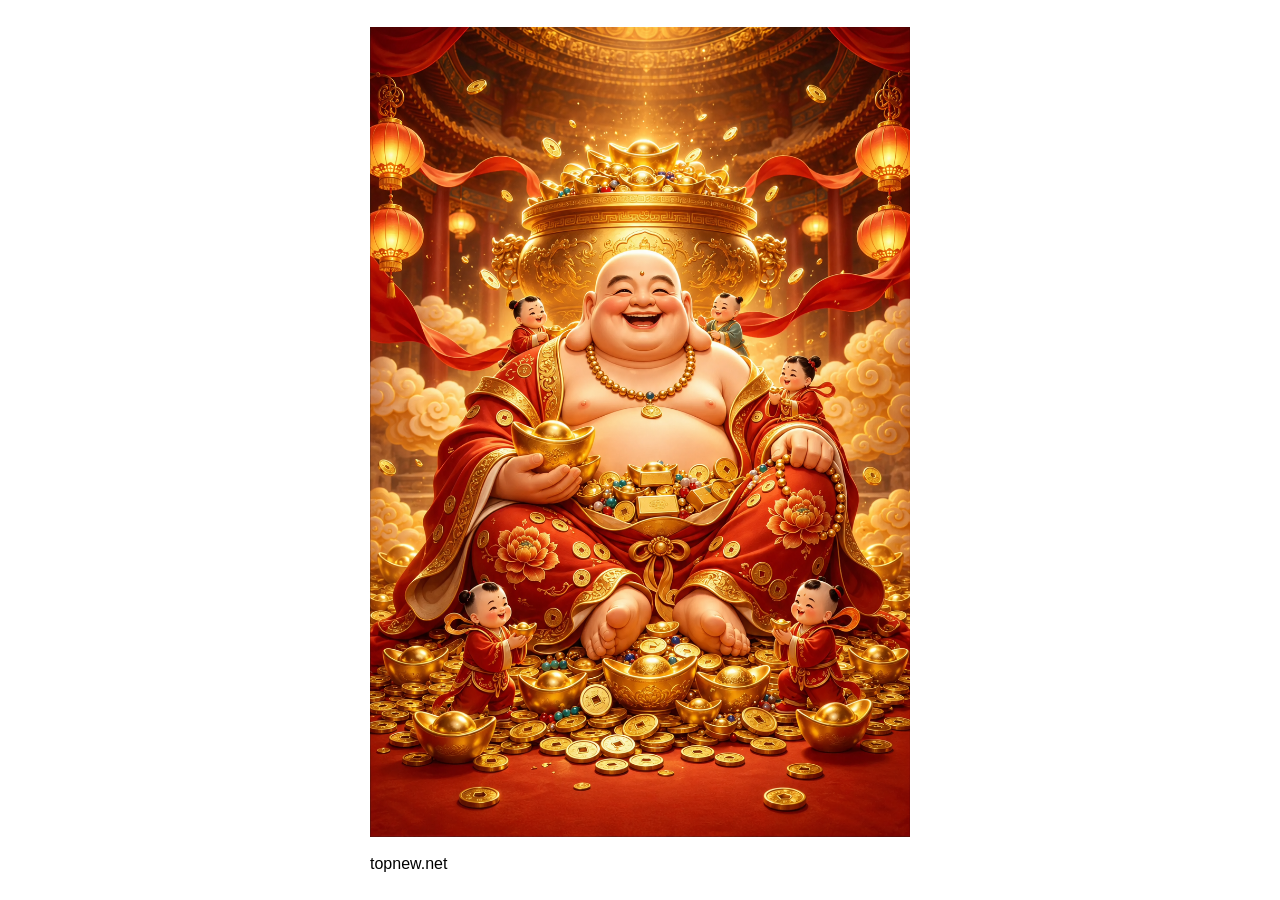
<file: index.html>
<!DOCTYPE html>
<html lang="en">
<head>
<meta charset="UTF-8">
<meta name="viewport" content="width=device-width, initial-scale=1.0">
<title>Topnew</title>
<style>
body{margin:0;height:100vh;display:flex;justify-content:center;align-items:center;font-family:Arial,sans-serif}
</style>
</head>
<body>
<div>
  <img src="/img/mlps.png" style="display:block;margin:0 auto;max-width:100%;width:auto;height:90vh">
  <br>topnew.net
</div>
</body>
</html>
</file>
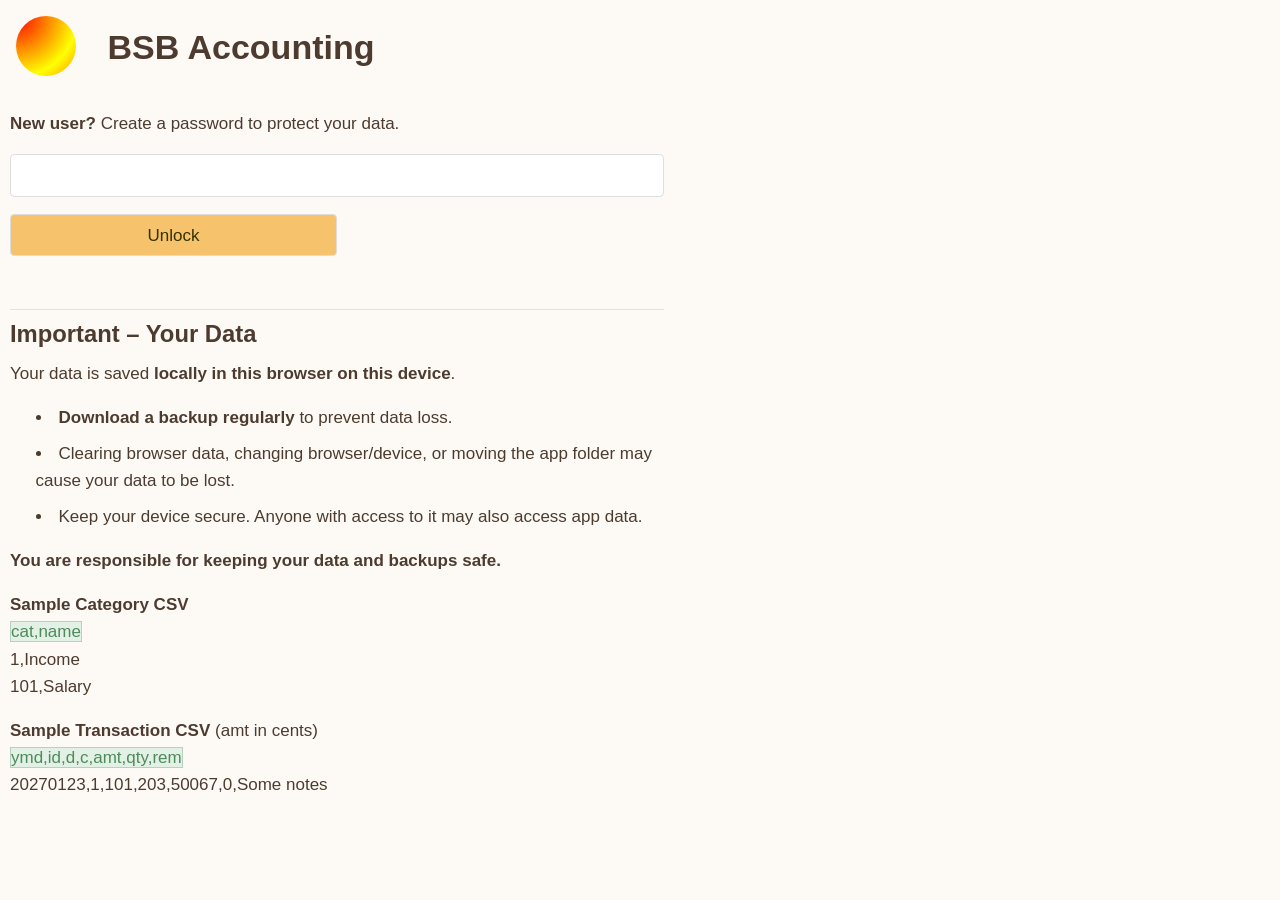
<file: bsb2027/index.html>
<!DOCTYPE html>
<html lang="en">
<head>
<meta charset="utf-8">
<meta name="viewport" content="width=device-width, initial-scale=1">
<title>BSB 2027</title>
<meta name="description" content="BSB 2026 JS">
<link rel="icon" href="app.png">
<link rel="apple-touch-icon" href="app.png">
<link rel="stylesheet" href="slimselect.min.css">
<link rel="stylesheet" href="app.css">
</head><body>
<div id="head" class="hide" style="margin:0 auto"></div>
<div id="page-login" class="page hide" style="max-width:674px"></div>
<div id="page-dashboard" class="page hide"></div>
<div id="page-add" class="page hide"><form id="add-form" class="line-m"></form><div id="add-data"></div></div>
<div id="page-search" class="page hide"><form id="search-form" class="line-l mt-1 -mx-1"></form><div id="search-data"></div></div>
<div id="page-cat" class="page hide"><div id="cat-form"></div><div id="cat-data"></div></div>
<div id="page-setting" class="page hide">setting</div>
<input type="file" id="import-file" accept=".json,.csv" class="hide">

<svg xmlns="http://www.w3.org/2000/svg" style="display:none">
<symbol id="fa-calculator" viewBox="0 0 512 512"><path d="M64 0C28.7 0 0 28.7 0 64L0 448c0 35.3 28.7 64 64 64l256 0c35.3 0 64-28.7 64-64l0-384c0-35.3-28.7-64-64-64L64 0zM96 64l192 0c17.7 0 32 14.3 32 32l0 32c0 17.7-14.3 32-32 32L96 160c-17.7 0-32-14.3-32-32l0-32c0-17.7 14.3-32 32-32zm32 160a32 32 0 1 1 -64 0 32 32 0 1 1 64 0zM96 352a32 32 0 1 1 0-64 32 32 0 1 1 0 64zM64 416c0-17.7 14.3-32 32-32l96 0c17.7 0 32 14.3 32 32s-14.3 32-32 32l-96 0c-17.7 0-32-14.3-32-32zM192 256a32 32 0 1 1 0-64 32 32 0 1 1 0 64zm32 64a32 32 0 1 1 -64 0 32 32 0 1 1 64 0zm64-64a32 32 0 1 1 0-64 32 32 0 1 1 0 64zm32 64a32 32 0 1 1 -64 0 32 32 0 1 1 64 0zM288 448a32 32 0 1 1 0-64 32 32 0 1 1 0 64z"/></symbol>
<symbol id="fa-calendar" viewBox="0 0 512 512"><path d="M96 32l0 32L48 64C21.5 64 0 85.5 0 112l0 48 448 0 0-48c0-26.5-21.5-48-48-48l-48 0 0-32c0-17.7-14.3-32-32-32s-32 14.3-32 32l0 32L160 64l0-32c0-17.7-14.3-32-32-32S96 14.3 96 32zM448 192L0 192 0 464c0 26.5 21.5 48 48 48l352 0c26.5 0 48-21.5 48-48l0-272z"/></symbol>
<symbol id="fa-chart-line" viewBox="0 0 512 512"><path d="M64 64c0-17.7-14.3-32-32-32S0 46.3 0 64L0 400c0 44.2 35.8 80 80 80l400 0c17.7 0 32-14.3 32-32s-14.3-32-32-32L80 416c-8.8 0-16-7.2-16-16L64 64zm406.6 86.6c12.5-12.5 12.5-32.8 0-45.3s-32.8-12.5-45.3 0L320 210.7l-57.4-57.4c-12.5-12.5-32.8-12.5-45.3 0l-112 112c-12.5 12.5-12.5 32.8 0 45.3s32.8 12.5 45.3 0L240 221.3l57.4 57.4c12.5 12.5 32.8 12.5 45.3 0l128-128z"/></symbol>
<symbol id="fa-chart-pie" viewBox="0 0 576 512"><path d="M304 240l0-223.4c0-9 7-16.6 16-16.6C443.7 0 544 100.3 544 224c0 9-7.6 16-16.6 16L304 240zM32 272C32 150.7 122.1 50.3 239 34.3c9.2-1.3 17 6.1 17 15.4L256 288 412.5 444.5c6.7 6.7 6.2 17.7-1.5 23.1C371.8 495.6 323.8 512 272 512C139.5 512 32 404.6 32 272zm526.4 16c9.3 0 16.6 7.8 15.4 17c-7.7 55.9-34.6 105.6-73.9 142.3c-6 5.6-15.4 5.2-21.2-.7L320 288l238.4 0z"/></symbol>
<symbol id="fa-chart-simple" viewBox="0 0 448 512"><path d="M160 80c0-26.5 21.5-48 48-48l32 0c26.5 0 48 21.5 48 48l0 352c0 26.5-21.5 48-48 48l-32 0c-26.5 0-48-21.5-48-48l0-352zM0 272c0-26.5 21.5-48 48-48l32 0c26.5 0 48 21.5 48 48l0 160c0 26.5-21.5 48-48 48l-32 0c-26.5 0-48-21.5-48-48L0 272zM368 96l32 0c26.5 0 48 21.5 48 48l0 288c0 26.5-21.5 48-48 48l-32 0c-26.5 0-48-21.5-48-48l0-288c0-26.5 21.5-48 48-48z"/></symbol>
<symbol id="fa-download" viewBox="0 0 512 512"><path d="M288 32c0-17.7-14.3-32-32-32s-32 14.3-32 32l0 242.7-73.4-73.4c-12.5-12.5-32.8-12.5-45.3 0s-12.5 32.8 0 45.3l128 128c12.5 12.5 32.8 12.5 45.3 0l128-128c12.5-12.5 12.5-32.8 0-45.3s-32.8-12.5-45.3 0L288 274.7 288 32zM64 352c-35.3 0-64 28.7-64 64l0 32c0 35.3 28.7 64 64 64l384 0c35.3 0 64-28.7 64-64l0-32c0-35.3-28.7-64-64-64l-101.5 0-45.3 45.3c-25 25-65.5 25-90.5 0L165.5 352 64 352zm368 56a24 24 0 1 1 0 48 24 24 0 1 1 0-48z"/></symbol>
<symbol id="fa-find" viewBox="0 0 512 512"><path d="M416 208c0 45.9-14.9 88.3-40 122.7L502.6 457.4c12.5 12.5 12.5 32.8 0 45.3s-32.8 12.5-45.3 0L330.7 376c-34.4 25.2-76.8 40-122.7 40C93.1 416 0 322.9 0 208S93.1 0 208 0S416 93.1 416 208zM208 352a144 144 0 1 0 0-288 144 144 0 1 0 0 288z"/></symbol>
<symbol id="fa-folder" viewBox="0 0 512 512"><path d="M64 480H448c35.3 0 64-28.7 64-64V160c0-35.3-28.7-64-64-64H288c-10.1 0-19.6-4.7-25.6-12.8L243.2 57.6C231.1 41.5 212.1 32 192 32H64C28.7 32 0 60.7 0 96V416c0 35.3 28.7 64 64 64z"/></symbol>
<symbol id="fa-gear" viewBox="0 0 512 512"><path d="M495.9 166.6c3.2 8.7 .5 18.4-6.4 24.6l-43.3 39.4c1.1 8.3 1.7 16.8 1.7 25.4s-.6 17.1-1.7 25.4l43.3 39.4c6.9 6.2 9.6 15.9 6.4 24.6c-4.4 11.9-9.7 23.3-15.8 34.3l-4.7 8.1c-6.6 11-14 21.4-22.1 31.2c-5.9 7.2-15.7 9.6-24.5 6.8l-55.7-17.7c-13.4 10.3-28.2 18.9-44 25.4l-12.5 57.1c-2 9.1-9 16.3-18.2 17.8c-13.8 2.3-28 3.5-42.5 3.5s-28.7-1.2-42.5-3.5c-9.2-1.5-16.2-8.7-18.2-17.8l-12.5-57.1c-15.8-6.5-30.6-15.1-44-25.4L83.1 425.9c-8.8 2.8-18.6 .3-24.5-6.8c-8.1-9.8-15.5-20.2-22.1-31.2l-4.7-8.1c-6.1-11-11.4-22.4-15.8-34.3c-3.2-8.7-.5-18.4 6.4-24.6l43.3-39.4C64.6 273.1 64 264.6 64 256s.6-17.1 1.7-25.4L22.4 191.2c-6.9-6.2-9.6-15.9-6.4-24.6c4.4-11.9 9.7-23.3 15.8-34.3l4.7-8.1c6.6-11 14-21.4 22.1-31.2c5.9-7.2 15.7-9.6 24.5-6.8l55.7 17.7c13.4-10.3 28.2-18.9 44-25.4l12.5-57.1c2-9.1 9-16.3 18.2-17.8C227.3 1.2 241.5 0 256 0s28.7 1.2 42.5 3.5c9.2 1.5 16.2 8.7 18.2 17.8l12.5 57.1c15.8 6.5 30.6 15.1 44 25.4l55.7-17.7c8.8-2.8 18.6-.3 24.5 6.8c8.1 9.8 15.5 20.2 22.1 31.2l4.7 8.1c6.1 11 11.4 22.4 15.8 34.3zM256 336a80 80 0 1 0 0-160 80 80 0 1 0 0 160z"/></symbol>
<symbol id="fa-list-ul" viewBox="0 0 512 512"><path d="M64 144a48 48 0 1 0 0-96 48 48 0 1 0 0 96zM192 64c-17.7 0-32 14.3-32 32s14.3 32 32 32l288 0c17.7 0 32-14.3 32-32s-14.3-32-32-32L192 64zm0 160c-17.7 0-32 14.3-32 32s14.3 32 32 32l288 0c17.7 0 32-14.3 32-32s-14.3-32-32-32l-288 0zm0 160c-17.7 0-32 14.3-32 32s14.3 32 32 32l288 0c17.7 0 32-14.3 32-32s-14.3-32-32-32l-288 0zM64 464a48 48 0 1 0 0-96 48 48 0 1 0 0 96zm48-208a48 48 0 1 0 -96 0 48 48 0 1 0 96 0z"/></symbol>
<symbol id="fa-logout" viewBox="0 0 512 512"><path d="M502.6 278.6c12.5-12.5 12.5-32.8 0-45.3l-128-128c-12.5-12.5-32.8-12.5-45.3 0s-12.5 32.8 0 45.3L402.7 224 192 224c-17.7 0-32 14.3-32 32s14.3 32 32 32l210.7 0-73.4 73.4c-12.5 12.5-12.5 32.8 0 45.3s32.8 12.5 45.3 0l128-128zM160 96c17.7 0 32-14.3 32-32s-14.3-32-32-32L96 32C43 32 0 75 0 128L0 384c0 53 43 96 96 96l64 0c17.7 0 32-14.3 32-32s-14.3-32-32-32l-64 0c-17.7 0-32-14.3-32-32l0-256c0-17.7 14.3-32 32-32l64 0z"/></symbol>
<symbol id="fa-pen" viewBox="0 0 512 512"><path d="M362.7 19.3L314.3 67.7 444.3 197.7l48.4-48.4c25-25 25-65.5 0-90.5L453.3 19.3c-25-25-65.5-25-90.5 0zm-71 71L58.6 323.5c-10.4 10.4-18 23.3-22.2 37.4L1 481.2C-1.5 489.7 .8 498.8 7 505s15.3 8.5 23.7 6.1l120.3-35.4c14.1-4.2 27-11.8 37.4-22.2L421.7 220.3 291.7 90.3z"/></symbol>
<symbol id="fa-plus" viewBox="0 0 448 512"><path d="M256 80c0-17.7-14.3-32-32-32s-32 14.3-32 32l0 144L48 224c-17.7 0-32 14.3-32 32s14.3 32 32 32l144 0 0 144c0 17.7 14.3 32 32 32s32-14.3 32-32l0-144 144 0c17.7 0 32-14.3 32-32s-14.3-32-32-32l-144 0 0-144z"/></symbol>
<symbol id="fa-table-cells" viewBox="0 0 512 512"><path d="M64 32C28.7 32 0 60.7 0 96L0 416c0 35.3 28.7 64 64 64l384 0c35.3 0 64-28.7 64-64l0-320c0-35.3-28.7-64-64-64L64 32zm88 64l0 64-88 0 0-64 88 0zm56 0l88 0 0 64-88 0 0-64zm240 0l0 64-88 0 0-64 88 0zM64 224l88 0 0 64-88 0 0-64zm232 0l0 64-88 0 0-64 88 0zm64 0l88 0 0 64-88 0 0-64zM152 352l0 64-88 0 0-64 88 0zm56 0l88 0 0 64-88 0 0-64zm240 0l0 64-88 0 0-64 88 0z"/></symbol>
<symbol id="fa-trash" viewBox="0 0 448 512"><path d="M135.2 17.7L128 32 32 32C14.3 32 0 46.3 0 64S14.3 96 32 96l384 0c17.7 0 32-14.3 32-32s-14.3-32-32-32l-96 0-7.2-14.3C307.4 6.8 296.3 0 284.2 0L163.8 0c-12.1 0-23.2 6.8-28.6 17.7zM416 128L32 128 53.2 467c1.6 25.3 22.6 45 47.9 45l245.8 0c25.3 0 46.3-19.7 47.9-45L416 128z"/></symbol>
<symbol id="fa-upload" viewBox="0 0 512 512"><path d="M288 109.3L288 352c0 17.7-14.3 32-32 32s-32-14.3-32-32l0-242.7-73.4 73.4c-12.5 12.5-32.8 12.5-45.3 0s-12.5-32.8 0-45.3l128-128c12.5-12.5 32.8-12.5 45.3 0l128 128c12.5 12.5 12.5 32.8 0 45.3s-32.8 12.5-45.3 0L288 109.3zM64 352l128 0c0 35.3 28.7 64 64 64s64-28.7 64-64l128 0c35.3 0 64 28.7 64 64l0 32c0 35.3-28.7 64-64 64L64 512c-35.3 0-64-28.7-64-64l0-32c0-35.3 28.7-64 64-64zM432 456a24 24 0 1 0 0-48 24 24 0 1 0 0 48z"/></symbol>
</svg>

<script src="chart.js"></script>
<script src="slimselect.min.js"></script>
<script src="e.js"></script>
<script src="bsb.js"></script>
<script src="app.js"></script>
<script src="page-add.js"></script>
<script src="page-cat.js"></script>
<script src="page-dashboard.js"></script>
<script src="page-export.js"></script>
<script src="page-login.js"></script>
<script src="page-search.js"></script>
<script src="page-setting.js"></script>
<script src="main.js"></script>
</body></html>
</file>
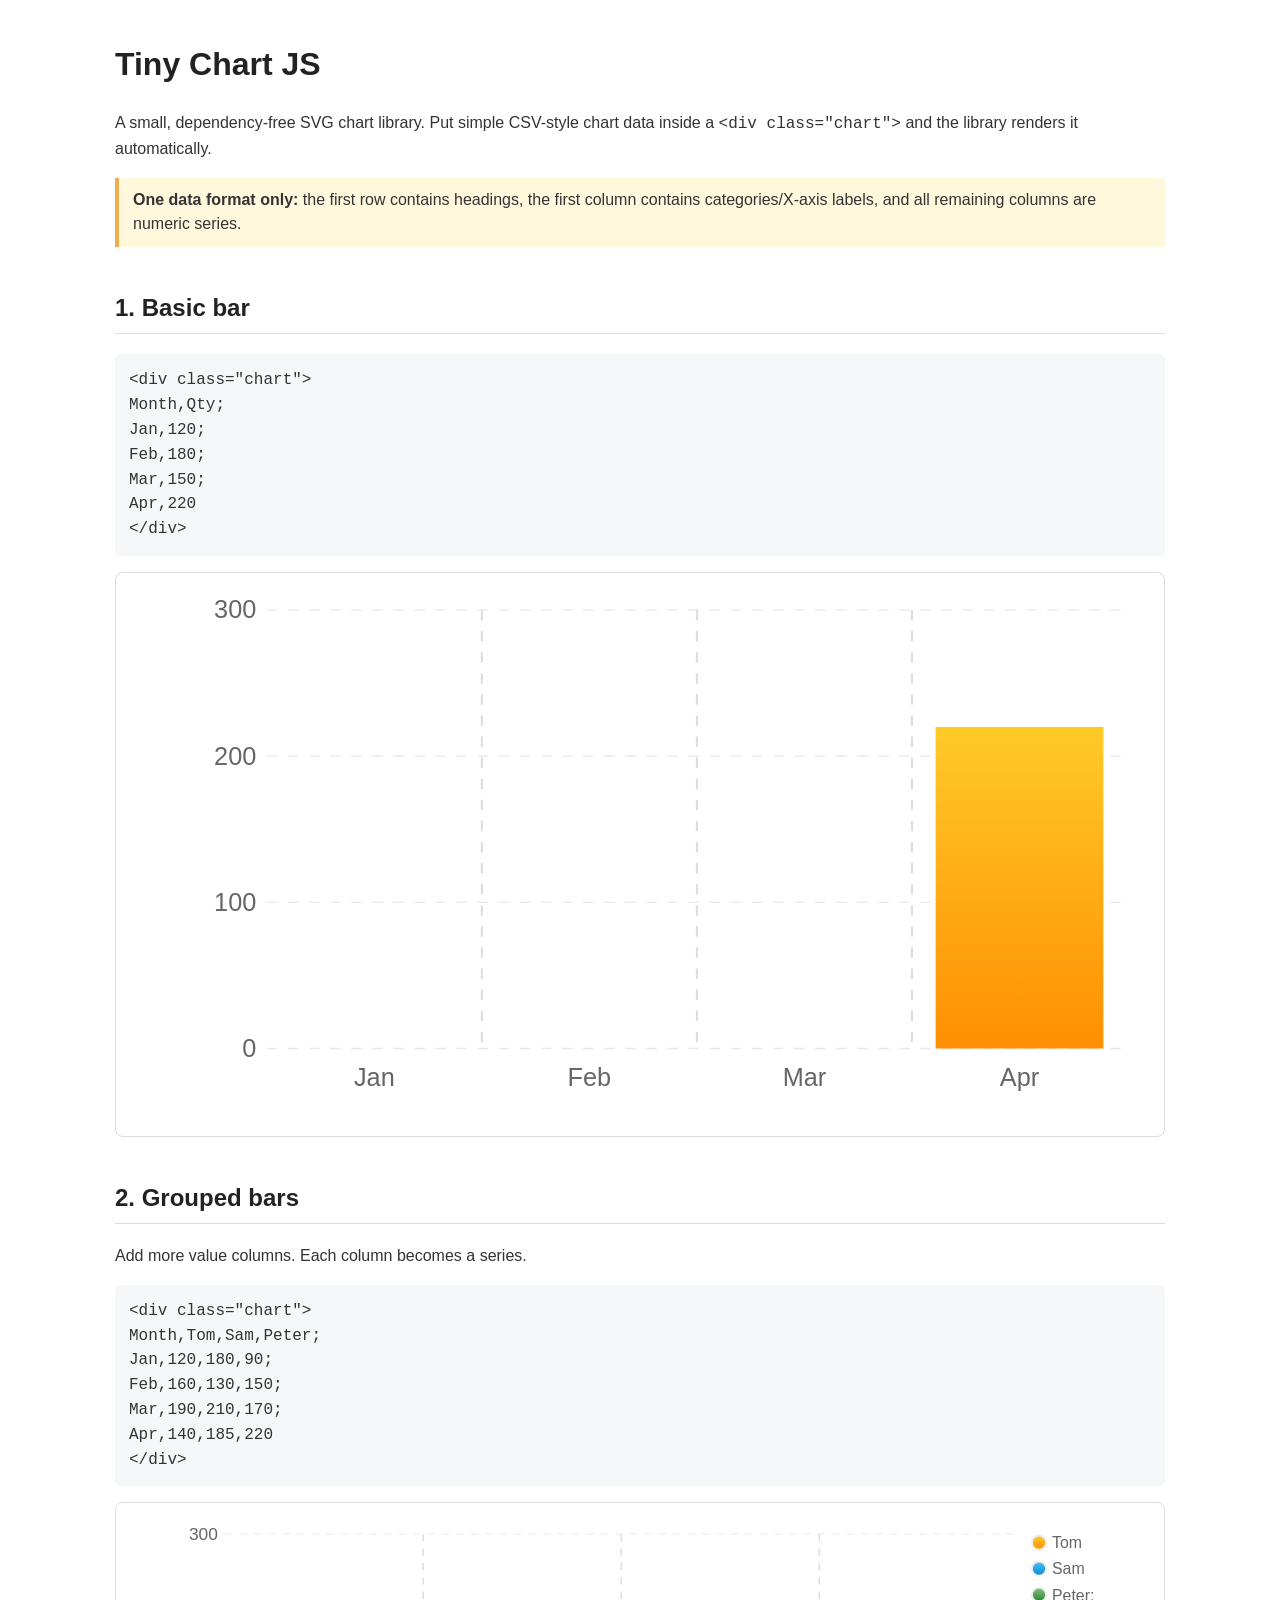
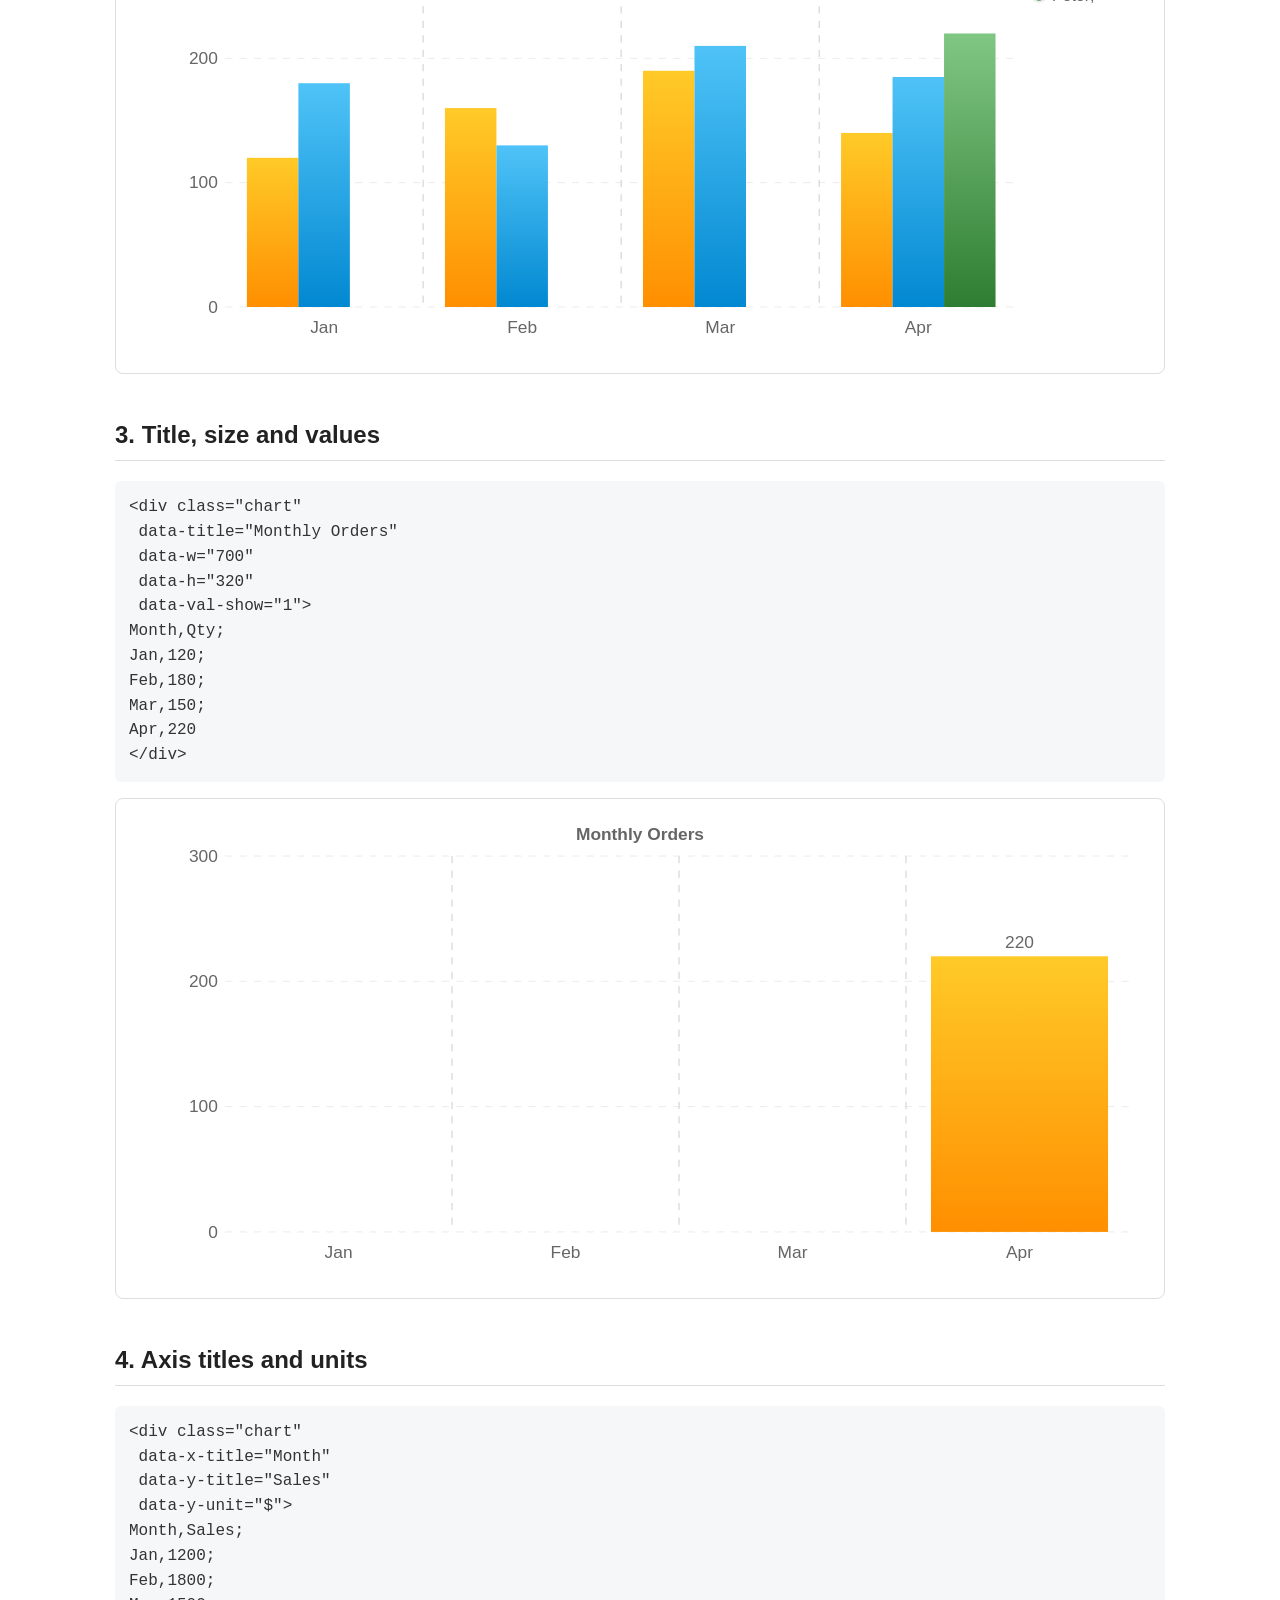
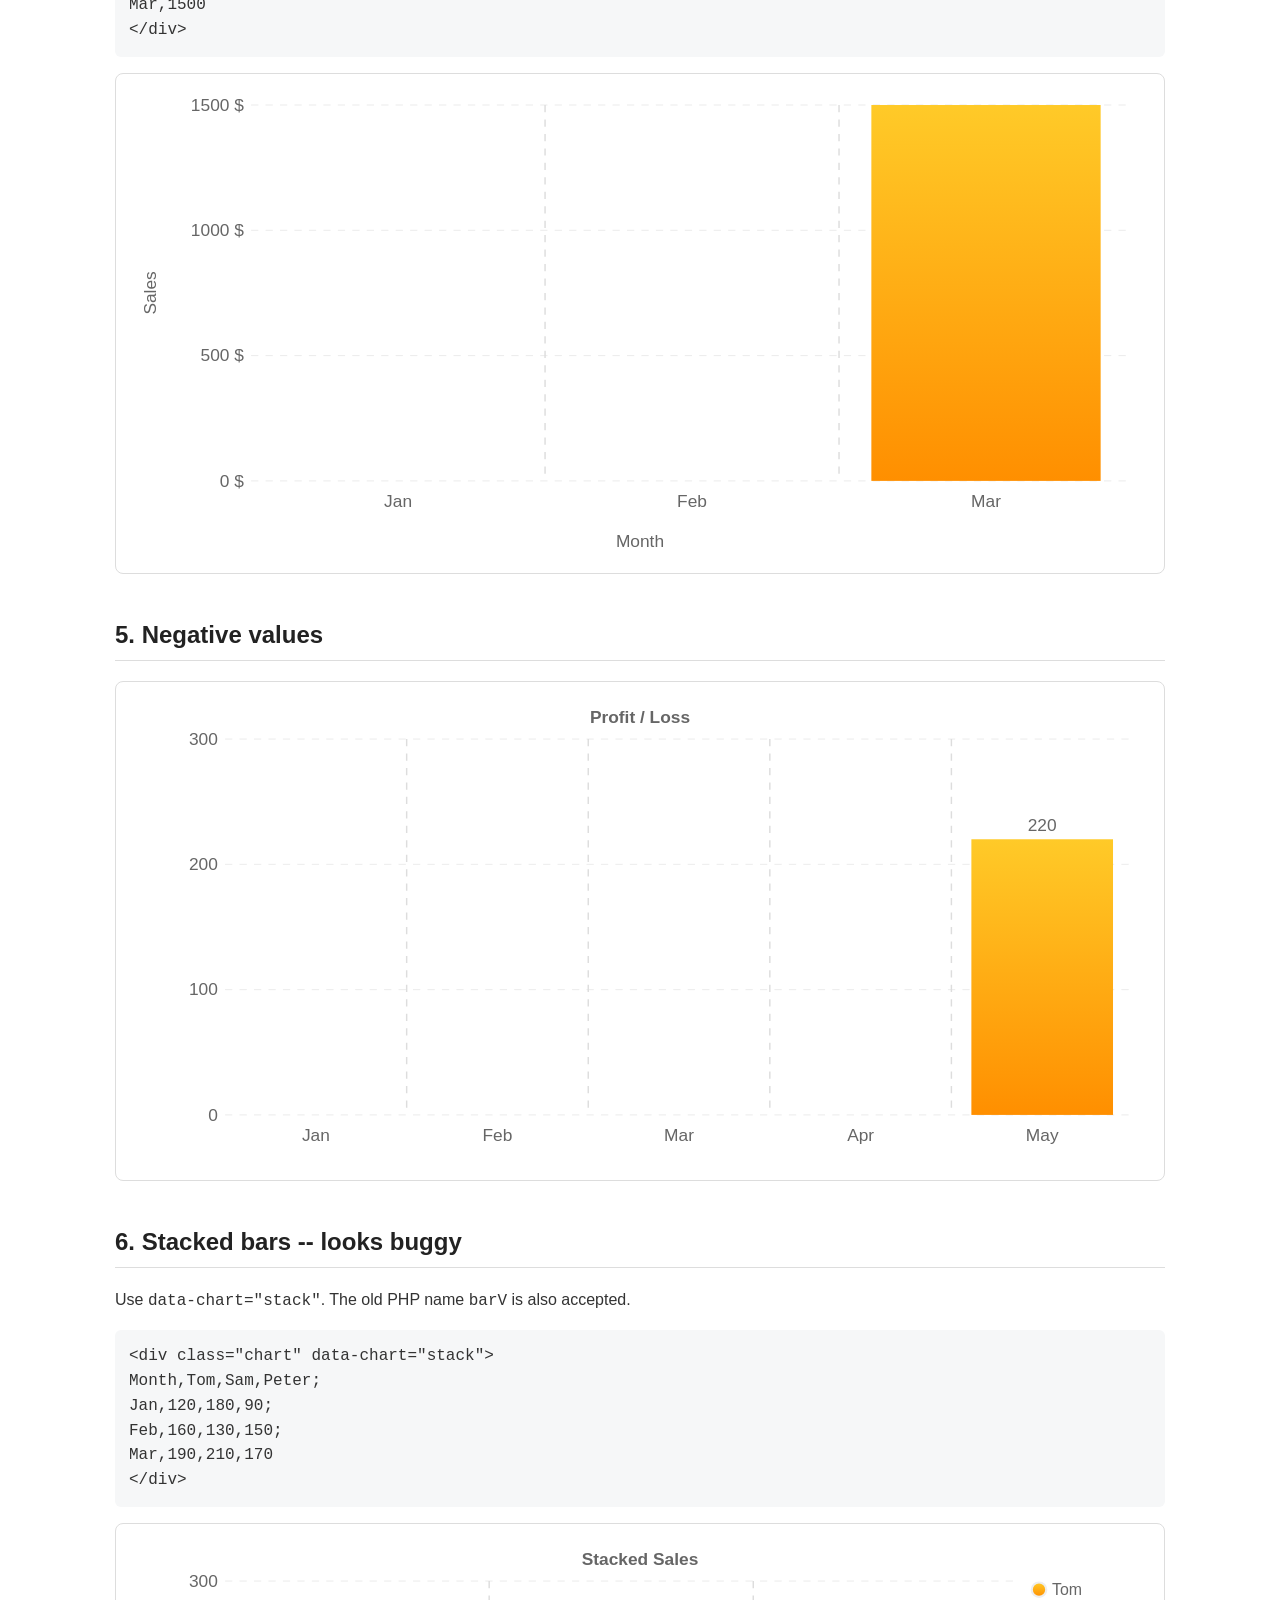
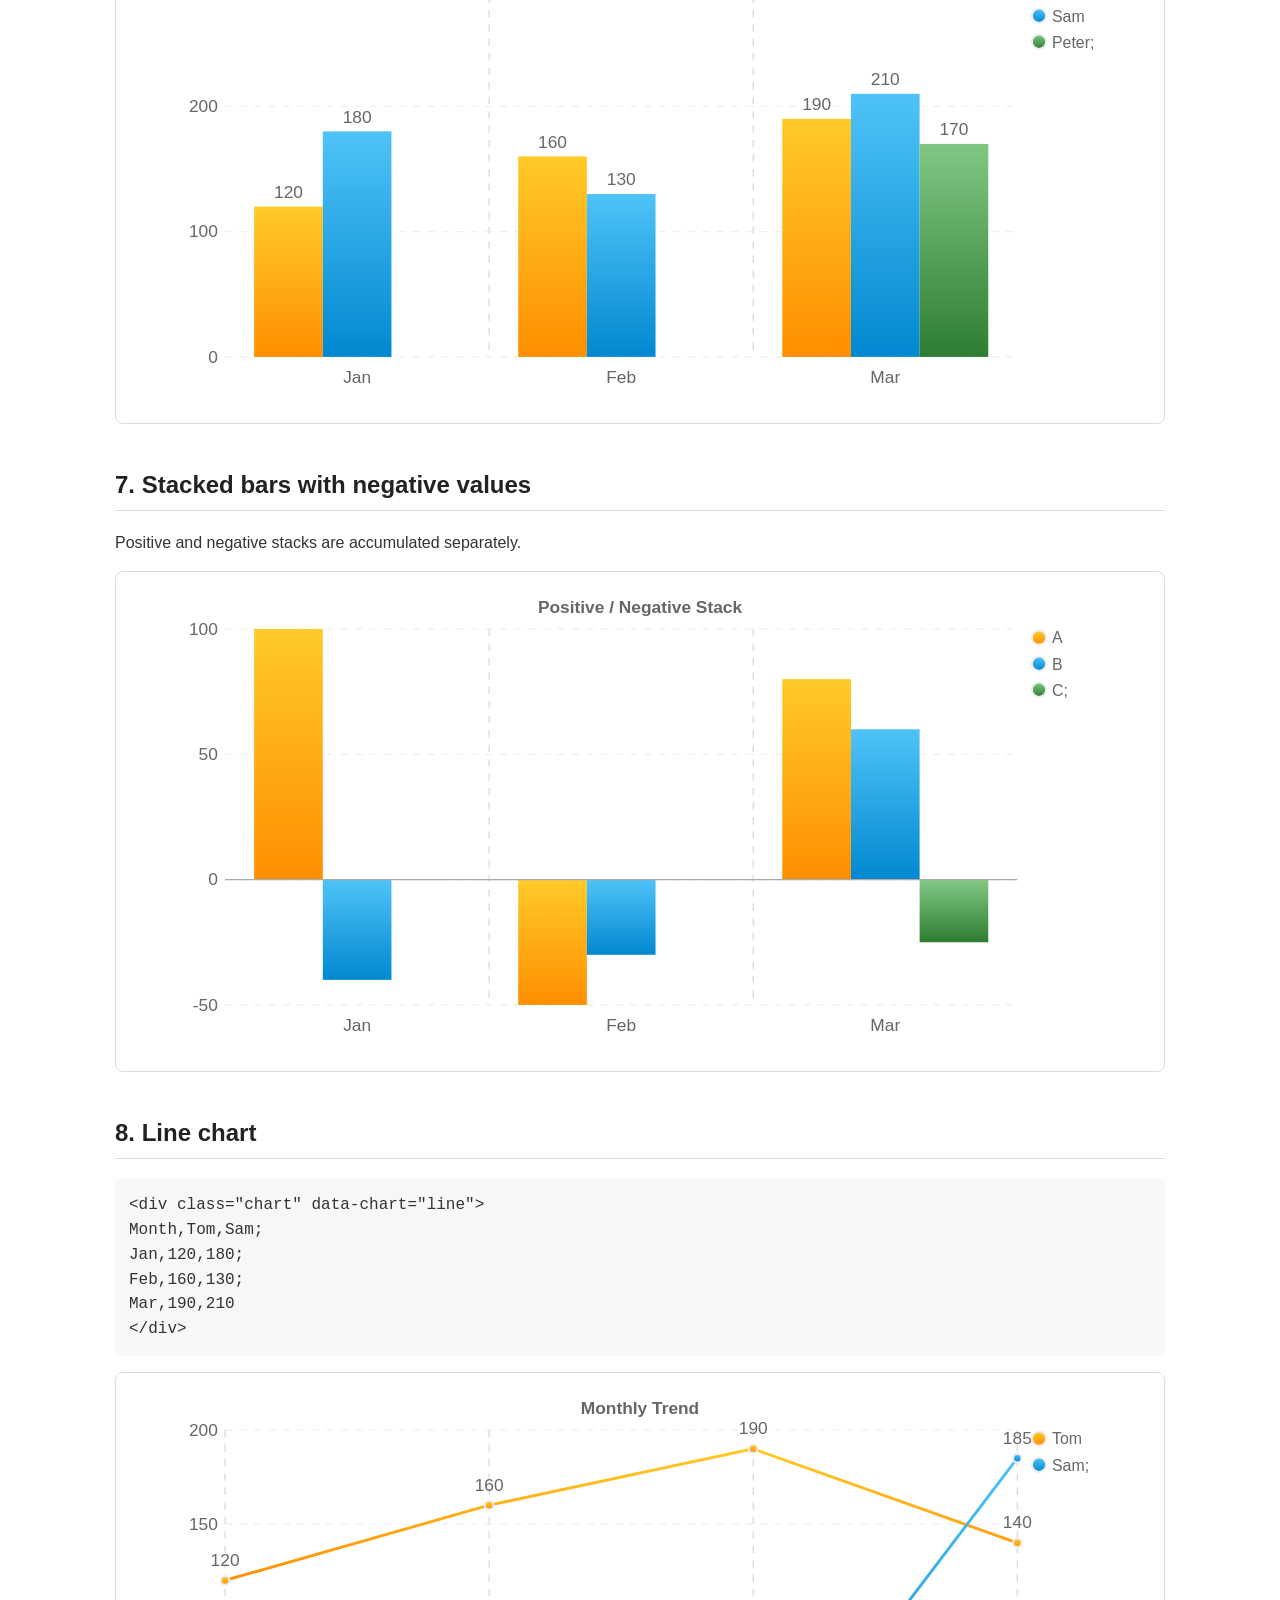
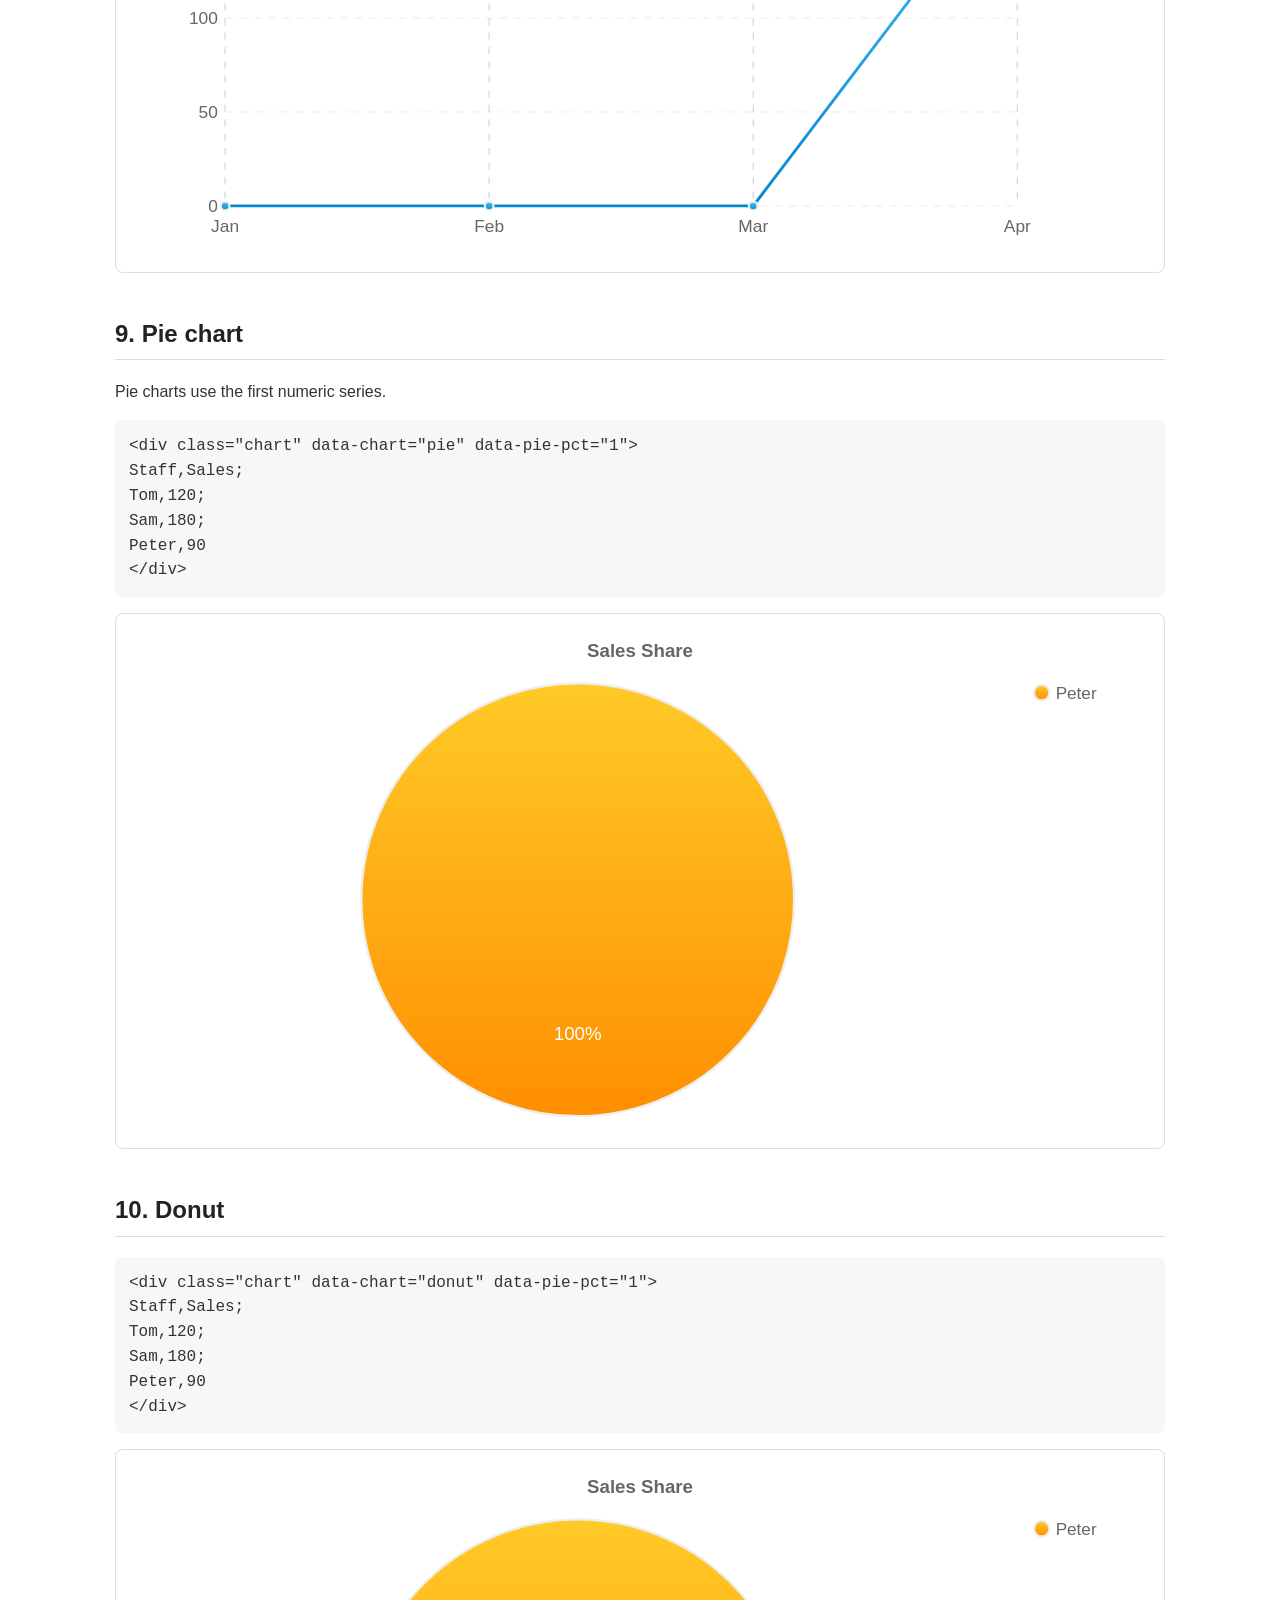
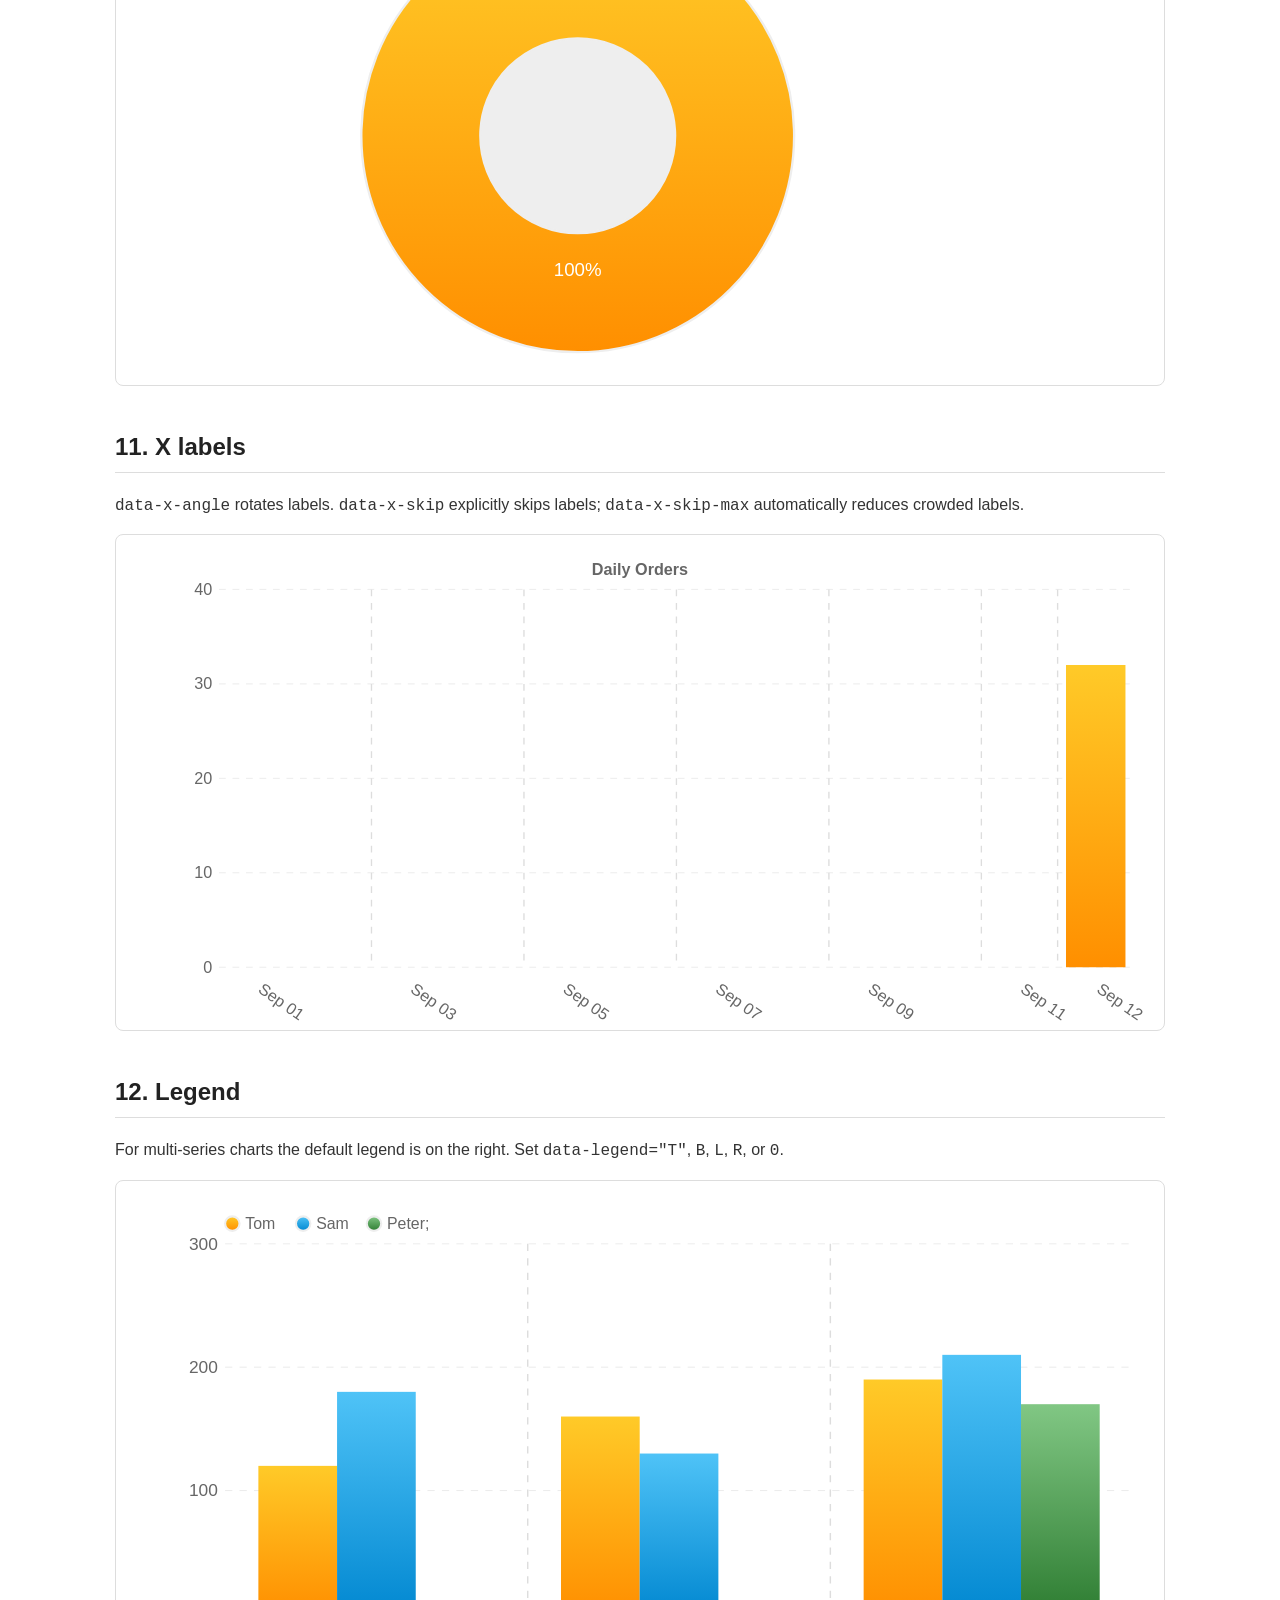
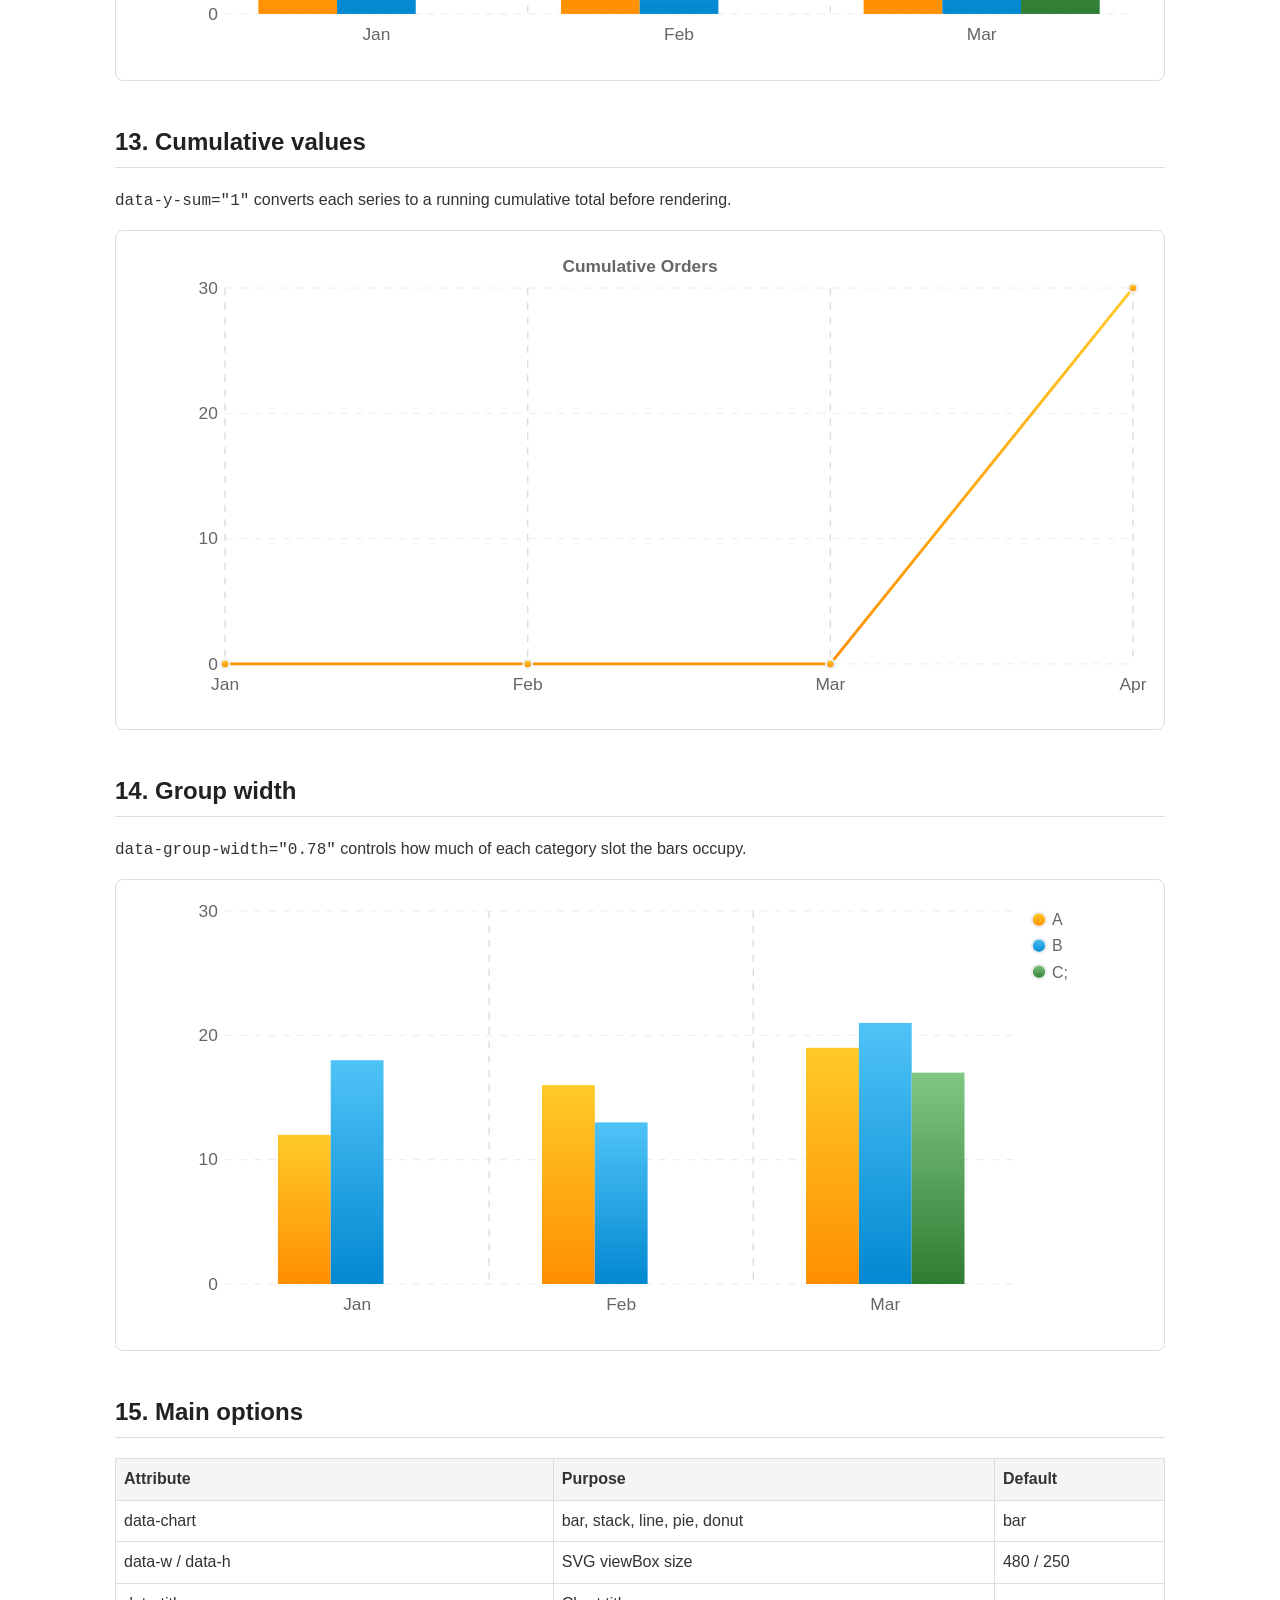
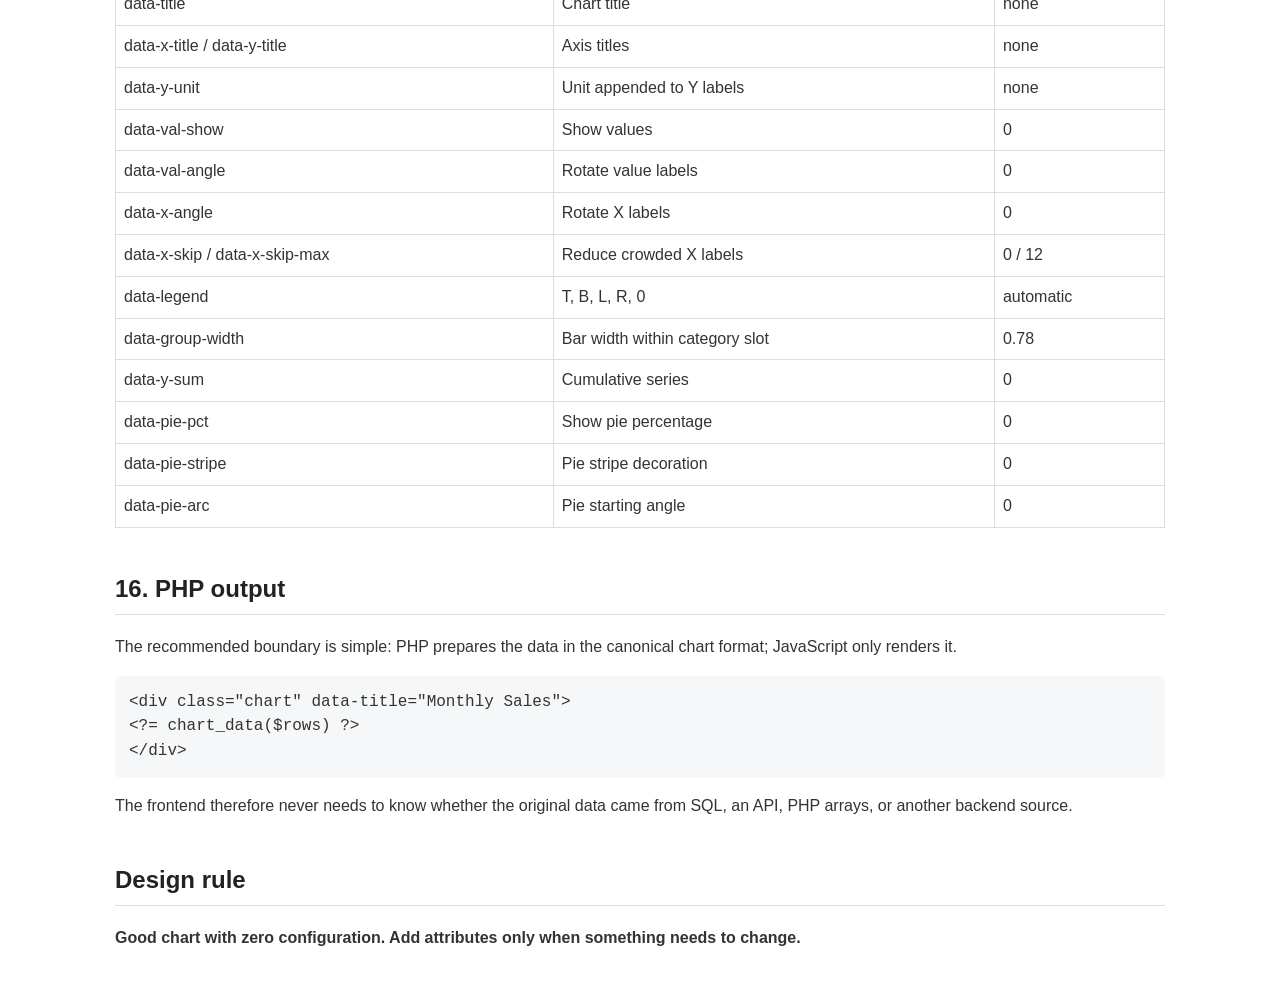
<file: bsb2027/chart-wiki.html>
<!doctype html>
<html lang="en">
<head>
<meta charset="utf-8">
<meta name="viewport" content="width=device-width,initial-scale=1">
<title>Tiny Chart JS — Wiki & Examples</title>
<style>
body{font-family:Arial,Helvetica,sans-serif;max-width:1050px;margin:40px auto;padding:0 20px;color:#333;line-height:1.55}
h1,h2{color:#222} h2{margin-top:42px;border-bottom:1px solid #ddd;padding-bottom:7px}
code,pre{font-family:Consolas,monospace} pre{background:#f6f7f8;padding:14px;overflow:auto;border-radius:6px}
.demo{border:1px solid #ddd;border-radius:8px;padding:18px;margin:14px 0 28px;background:#fff}
.note{background:#fff8dc;border-left:4px solid #f0ad4e;padding:10px 14px}
table{border-collapse:collapse;width:100%;margin:15px 0} th,td{border:1px solid #ddd;padding:8px;text-align:left}
th{background:#f5f5f5}
</style>
<script src="chart.js?v=x"></script>
</head>
<body>

<h1>Tiny Chart JS</h1>
<p>A small, dependency-free SVG chart library. Put simple CSV-style chart data inside a <code>&lt;div class="chart"&gt;</code> and the library renders it automatically.</p>

<div class="note">
<strong>One data format only:</strong> the first row contains headings, the first column contains categories/X-axis labels, and all remaining columns are numeric series.
</div>

<h2>1. Basic bar</h2>
<pre>&lt;div class="chart"&gt;
Month,Qty;
Jan,120;
Feb,180;
Mar,150;
Apr,220
&lt;/div&gt;</pre>
<div class="demo">
<div class="chart">
Month,Qty;
Jan,120;
Feb,180;
Mar,150;
Apr,220
</div>
</div>

<h2>2. Grouped bars</h2>
<p>Add more value columns. Each column becomes a series.</p>
<pre>&lt;div class="chart"&gt;
Month,Tom,Sam,Peter;
Jan,120,180,90;
Feb,160,130,150;
Mar,190,210,170;
Apr,140,185,220
&lt;/div&gt;</pre>
<div class="demo">
<div class="chart" data-w="700" data-h="300">
Month,Tom,Sam,Peter;
Jan,120,180,90;
Feb,160,130,150;
Mar,190,210,170;
Apr,140,185,220
</div>
</div>

<h2>3. Title, size and values</h2>
<pre>&lt;div class="chart"
 data-title="Monthly Orders"
 data-w="700"
 data-h="320"
 data-val-show="1"&gt;
Month,Qty;
Jan,120;
Feb,180;
Mar,150;
Apr,220
&lt;/div&gt;</pre>
<div class="demo">
<div class="chart" data-title="Monthly Orders" data-w="700" data-h="320" data-val-show="1">
Month,Qty;
Jan,120;
Feb,180;
Mar,150;
Apr,220
</div>
</div>

<h2>4. Axis titles and units</h2>
<pre>&lt;div class="chart"
 data-x-title="Month"
 data-y-title="Sales"
 data-y-unit="$"&gt;
Month,Sales;
Jan,1200;
Feb,1800;
Mar,1500
&lt;/div&gt;</pre>
<div class="demo">
<div class="chart" data-x-title="Month" data-y-title="Sales" data-y-unit="$" data-w="700" data-h="320">
Month,Sales;
Jan,1200;
Feb,1800;
Mar,1500
</div>
</div>

<h2>5. Negative values</h2>
<div class="demo">
<div class="chart" data-title="Profit / Loss" data-val-show="1" data-w="700" data-h="320">
Month,Result;
Jan,120;
Feb,-80;
Mar,150;
Apr,-40;
May,220
</div>
</div>

<h2>6. Stacked bars -- looks buggy</h2>
<p>Use <code>data-chart="stack"</code>. The old PHP name <code>barV</code> is also accepted.</p>
<pre>&lt;div class="chart" data-chart="stack"&gt;
Month,Tom,Sam,Peter;
Jan,120,180,90;
Feb,160,130,150;
Mar,190,210,170
&lt;/div&gt;</pre>
<div class="demo">
<div class="chart" data-chart="stack" data-title="Stacked Sales" data-w="700" data-h="320" data-val-show="1">
Month,Tom,Sam,Peter;
Jan,120,180,90;
Feb,160,130,150;
Mar,190,210,170
</div>
</div>

<h2>7. Stacked bars with negative values</h2>
<p>Positive and negative stacks are accumulated separately.</p>
<div class="demo">
<div class="chart" data-chart="stack" data-title="Positive / Negative Stack" data-w="700" data-h="320">
Month,A,B,C;
Jan,100,-40,30;
Feb,-50,-30,120;
Mar,80,60,-25
</div>
</div>

<h2>8. Line chart</h2>
<pre>&lt;div class="chart" data-chart="line"&gt;
Month,Tom,Sam;
Jan,120,180;
Feb,160,130;
Mar,190,210
&lt;/div&gt;</pre>
<div class="demo">
<div class="chart" data-chart="line" data-title="Monthly Trend" data-w="700" data-h="320" data-val-show="1">
Month,Tom,Sam;
Jan,120,180;
Feb,160,130;
Mar,190,210;
Apr,140,185
</div>
</div>

<h2>9. Pie chart</h2>
<p>Pie charts use the first numeric series.</p>
<pre>&lt;div class="chart" data-chart="pie" data-pie-pct="1"&gt;
Staff,Sales;
Tom,120;
Sam,180;
Peter,90
&lt;/div&gt;</pre>
<div class="demo">
<div class="chart" data-chart="pie" data-title="Sales Share" data-pie-pct="1" data-w="650" data-h="320">
Staff,Sales;
Tom,120;
Sam,180;
Peter,90
</div>
</div>

<h2>10. Donut</h2>
<pre>&lt;div class="chart" data-chart="donut" data-pie-pct="1"&gt;
Staff,Sales;
Tom,120;
Sam,180;
Peter,90
&lt;/div&gt;</pre>
<div class="demo">
<div class="chart" data-chart="donut" data-title="Sales Share" data-pie-pct="1" data-w="650" data-h="320">
Staff,Sales;
Tom,120;
Sam,180;
Peter,90
</div>
</div>

<h2>11. X labels</h2>
<p><code>data-x-angle</code> rotates labels. <code>data-x-skip</code> explicitly skips labels; <code>data-x-skip-max</code> automatically reduces crowded labels.</p>
<div class="demo">
<div class="chart" data-title="Daily Orders" data-x-angle="35" data-x-skip-max="8" data-w="750" data-h="340">
Date,Orders;
Sep 01,12;
Sep 02,18;
Sep 03,15;
Sep 04,22;
Sep 05,17;
Sep 06,25;
Sep 07,20;
Sep 08,28;
Sep 09,24;
Sep 10,30;
Sep 11,27;
Sep 12,32
</div>
</div>

<h2>12. Legend</h2>
<p>For multi-series charts the default legend is on the right. Set <code>data-legend="T"</code>, <code>B</code>, <code>L</code>, <code>R</code>, or <code>0</code>.</p>
<div class="demo">
<div class="chart" data-legend="T" data-w="700" data-h="320">
Month,Tom,Sam,Peter;
Jan,120,180,90;
Feb,160,130,150;
Mar,190,210,170
</div>
</div>

<h2>13. Cumulative values</h2>
<p><code>data-y-sum="1"</code> converts each series to a running cumulative total before rendering.</p>
<div class="demo">
<div class="chart" data-chart="line" data-y-sum="1" data-title="Cumulative Orders" data-w="700" data-h="320">
Month,Orders;
Jan,10;
Feb,20;
Mar,15;
Apr,30
</div>
</div>

<h2>14. Group width</h2>
<p><code>data-group-width="0.78"</code> controls how much of each category slot the bars occupy.</p>
<div class="demo">
<div class="chart" data-group-width="0.6" data-w="700" data-h="300">
Month,A,B,C;
Jan,12,18,9;
Feb,16,13,15;
Mar,19,21,17
</div>
</div>

<h2>15. Main options</h2>
<table>
<tr><th>Attribute</th><th>Purpose</th><th>Default</th></tr>
<tr><td>data-chart</td><td>bar, stack, line, pie, donut</td><td>bar</td></tr>
<tr><td>data-w / data-h</td><td>SVG viewBox size</td><td>480 / 250</td></tr>
<tr><td>data-title</td><td>Chart title</td><td>none</td></tr>
<tr><td>data-x-title / data-y-title</td><td>Axis titles</td><td>none</td></tr>
<tr><td>data-y-unit</td><td>Unit appended to Y labels</td><td>none</td></tr>
<tr><td>data-val-show</td><td>Show values</td><td>0</td></tr>
<tr><td>data-val-angle</td><td>Rotate value labels</td><td>0</td></tr>
<tr><td>data-x-angle</td><td>Rotate X labels</td><td>0</td></tr>
<tr><td>data-x-skip / data-x-skip-max</td><td>Reduce crowded X labels</td><td>0 / 12</td></tr>
<tr><td>data-legend</td><td>T, B, L, R, 0</td><td>automatic</td></tr>
<tr><td>data-group-width</td><td>Bar width within category slot</td><td>0.78</td></tr>
<tr><td>data-y-sum</td><td>Cumulative series</td><td>0</td></tr>
<tr><td>data-pie-pct</td><td>Show pie percentage</td><td>0</td></tr>
<tr><td>data-pie-stripe</td><td>Pie stripe decoration</td><td>0</td></tr>
<tr><td>data-pie-arc</td><td>Pie starting angle</td><td>0</td></tr>
</table>

<h2>16. PHP output</h2>
<p>The recommended boundary is simple: PHP prepares the data in the canonical chart format; JavaScript only renders it.</p>
<pre>&lt;div class="chart" data-title="Monthly Sales"&gt;
&lt;?= chart_data($rows) ?&gt;
&lt;/div&gt;</pre>

<p>The frontend therefore never needs to know whether the original data came from SQL, an API, PHP arrays, or another backend source.</p>

<h2>Design rule</h2>
<p><strong>Good chart with zero configuration. Add attributes only when something needs to change.</strong></p>

</body>
</html>
</file>
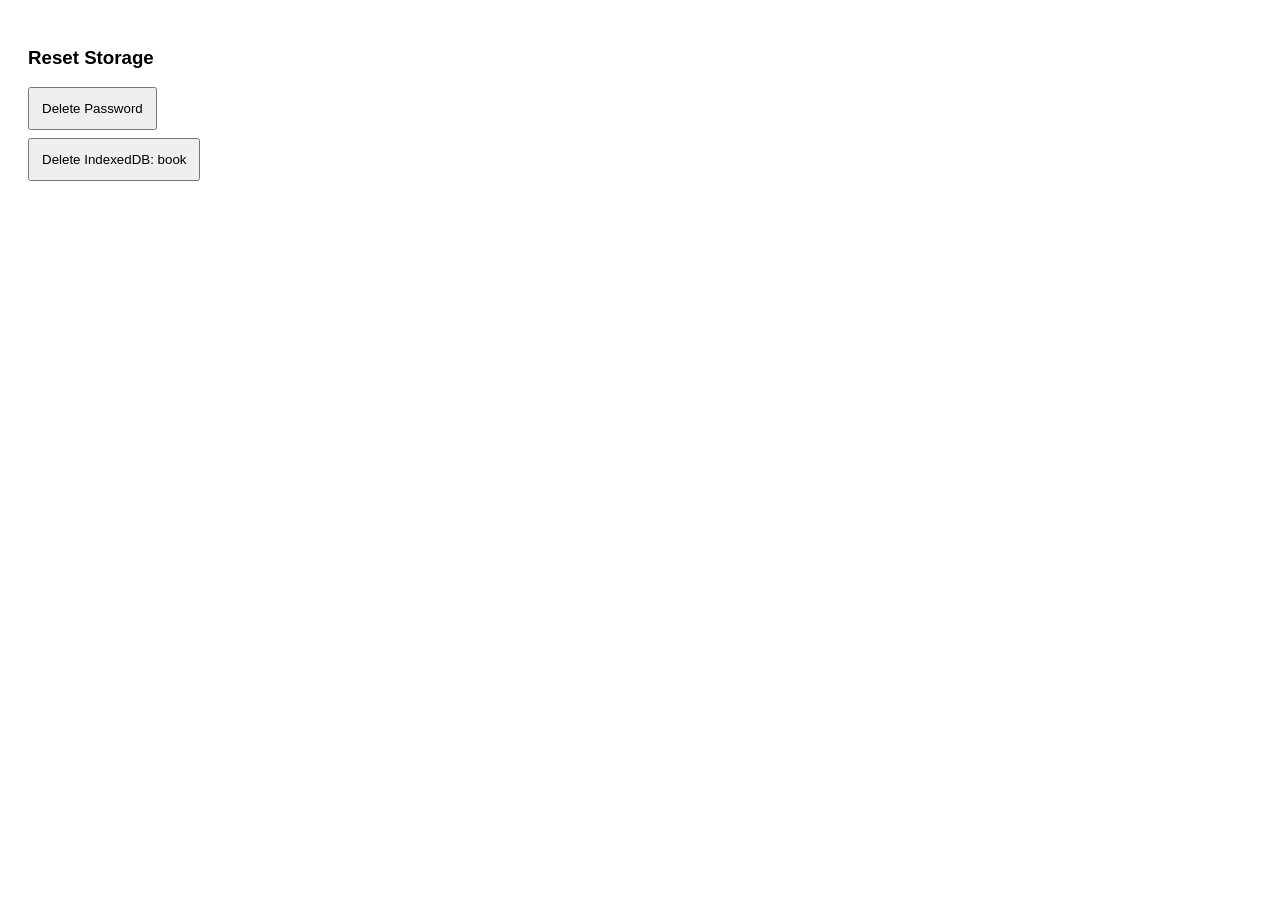
<file: bsb2027/reset.html>
<!DOCTYPE html>
<html lang="en">
<head>
<meta charset="UTF-8">
<meta name="viewport" content="width=device-width, initial-scale=1">
<title>Reset Storage</title>
<style>
body { font: 16px Arial; padding: 20px; }
button { padding: 12px; margin: 8px 0; display: block; }
</style>
</head>
<body>

<h3>Reset Storage</h3>

<button onclick="resetPassword()">Delete Password</button>
<button onclick="resetBook()">Delete IndexedDB: book</button>

<script>
function resetPassword() {
  if (!confirm('Delete password?')) return;
  localStorage.removeItem('pass');
  alert('Password deleted');
}

function resetBook() {
  const aid = localStorage.getItem('aid');
  if (!aid) {
    alert('No aid found in localStorage');
    return;
  }

  if (!confirm(`Clear all records in book store BSB${aid}?`)) return;

  const req = indexedDB.open('BSB' + aid);

  req.onsuccess = () => {
    const db = req.result;

    if (!db.objectStoreNames.contains('book')) {
      alert('Object store "book" not found');
      db.close();
      return;
    }

    const tx = db.transaction('book', 'readwrite');
    const store = tx.objectStore('book');
    store.clear();

    tx.oncomplete = () => {
      alert(`Book store cleared in BSB${aid}`);
      db.close();
    };

    tx.onerror = () => {
      alert('Error: ' + tx.error);
      db.close();
    };

    tx.onabort = () => db.close();
  };

  req.onerror = () => {
    alert('Error opening database: ' + req.error);
  };

  req.onblocked = () => {
    alert('Close other pages using the database, then retry');
  };
}
</script>

</body>
</html>
</file>
<file: bsb2027/app.css>
/* 0 Minimal Modern CSS Reset */
*,*::before,*::after{box-sizing:border-box}
html{font-size:17px;-webkit-text-size-adjust:100%;-ms-text-size-adjust:100%;-ms-overflow-style:scrollbar;-webkit-tap-highlight-color:transparent}
body,h1,h2,h3,h4,p,figure,blockquote,dl,dd{margin:0}
body{min-height:100vh;line-height:1.6;font-size:1rem;font-family:"Microsoft YaHei",SimSun,sans-serif;
background-color:#fdfaf6;color:#4d3b2f;-webkit-font-smoothing:antialiased;-moz-osx-font-smoothing:grayscale;
text-align:left;font-weight:400}
a{text-decoration:none;color:inherit}
img,picture{max-width:100%;display:block;height:auto}
input,button,textarea,select{font:inherit}
ul,ol{padding:0;list-style-position:inside;list-style-type:none}
/* Accessibility: reduce motion for users who prefer it */
@media (prefers-reduced-motion:reduce){
*,*::before,*::after{animation-duration:0 !important;transition-duration:0 !important;scroll-behavior:auto !important}
}

/* 1 form.css */
button,input,optgroup,select,textarea{margin:0;font:inherit;line-height:inherit;color:inherit}
button,input{overflow:visible}
button,select{text-transform:none}
[type=submit],[type=reset],[type=button],button{background-color:#eee;border-radius:.25rem;-webkit-appearance:button;appearance:button;cursor:pointer}
[type=button]::-moz-focus-inner,
[type=reset]::-moz-focus-inner,
[type=submit]::-moz-focus-inner,
button::-moz-focus-inner{padding:0;border:0}

input[type=checkbox],input[type=radio]{padding:0;height:auto}
textarea{overflow:auto;resize:vertical;-webkit-appearance:none}
fieldset{min-width:0;padding:0;margin:0;border:0}

input[type=number]::-webkit-inner-spin-button,
input[type=number]::-webkit-outer-spin-button{height:auto}

input[type=search]{-webkit-appearance:none;outline-offset:-2px}
input[type=search]::-webkit-search-decoration,
input[type=search]::-webkit-search-cancel-button{-webkit-appearance:none}
::-webkit-file-upload-button{font:inherit;-webkit-appearance:button}

input,select,textarea,button{border:1px solid #ddd;border-radius:.25rem;background-color:#fff}
input,select,textarea,button,label{padding:.5rem;display:inline-block;vertical-align:middle;line-height:1.5;height:2.5rem}
.btn,.ss-main{height:2.5rem}
label{padding-left:.25rem}
input[type=radio],input[type=checkbox]{transform:scale(1.5);margin-right:.5rem;accent-color:#a97e66}
input:disabled,select:disabled,textarea:disabled,button:disabled{background-color:#e9ecef;cursor:not-allowed}
select{-moz-appearance:menulist}
input::placeholder{color:#eee}
.placeholder{color:#eee}

input:focus,textarea:focus,select:focus{outline:none;border-color:#c9a57f;box-shadow:0 0 0 2px #f3e9dd}
input.pots{opacity:0;position:absolute;top:0;left:0;height:0;width:0;z-index:-1;overflow:none}

/* 2 pages */
body{font-family:-apple-system,BlinkMacSystemFont,"Segoe UI",Roboto,"Helvetica Neue",Arial,"Microsoft YaHei",sans-serif;;margin:0}
input,button,select,label{width:100%;box-sizing:border-box}

.page{padding:10px}
.fa {width:1em;height:1em;vertical-align:-.125em;stroke:none;fill:currentColor;stroke-width:2}
.hide{display:none !important}

#head{display:flex;align-items:center;justify-content:space-between;height:56px;padding:0 12px;background:#f8f3eb;color:#a97e66;cursor:pointer}
#head nav{display:flex;justify-content:right;gap:40px;font-weight:700}
#head nav .fa{width:1.5em;height:1.5em;vertical-align:-.25em}
#head nav b,#logo b{margin-left:6px}
#logo img{width:44px;height:44px;vertical-align:-.8em;display:inline-block}
#logo b{text-shadow:2px 2px 4px rgba(0,0,0,.25);font-size:1.5em}

#company{position:relative;z-index:100}
#company .com-list{display:none;position:absolute;width:300px;background:#f6c26b;color:#330}
#company:hover .com-list{display:block}
.com-list > div{padding:5px 13px}
.com-list > div:hover{background-color:#a97166;color:#f1f1f1}
#company n.com-code{display:none}

#add-form{max-width:674px;margin:0 auto}
#page-setting label{width:auto}
#page-setting label input{width:auto}

#dashboard-balance td:first-child{position:sticky;left:0;background:#fdfaf6;z-index:1}

@media (max-width:1023px){
  #head nav{gap:30px}
  #company n.com-code{display:inline}
  #company n.com-name{display:none}
  #head b.x1{display:none}
}
@media (max-width:819px){
  #head nav{gap:20px}
  #head b.x2{display:none}
}
@media (max-width:768px){
  table{width:100% !important}
}
@media (max-width:767px){
  #logo b{display:none}
}
@media (max-width:700px){
}
/* matepad 674 ipadmini 768 */
@media (max-width:600px){
  #head b{display:none}
  #company n.com-code{display:none}
}
/* most mob = 320 - 414 */
@media (max-width:413px){
  #head nav{gap:10px}
}

/* 3 shape.css */
ul{padding-left:1.5em;list-style-type:disc;margin-bottom: 1em}
ol{padding-left:1.5em;list-style-type:decimal;margin-bottom: 1em}

.help::after,.helpB:after,.helpL:after,.helpR:after,a.btn:hover{box-shadow:0 3px 8px 0 rgba(0,0,0,.2),0 0 0 1px rgba(0,0,0,.08)}
.pgno>:not(.off),.pop .x{cursor:pointer}
.btn{padding:.5rem .75rem;text-align:center;vertical-align:middle;white-space:nowrap;cursor:pointer;line-height:3rem}
.btn:hover{box-shadow:0 3px 8px 0 rgba(0,0,0,.1),0 0 0 1px rgba(0,0,0,.08)}
a.btn{text-decoration:none;display:inline-block;border:none}
.box,.rc,.tab,.tabB,.tabL,.tabR{padding:.375rem .75rem}
img.box{padding:2px}
img.rc{padding:0}
.box>:last-child,.btn>:last-child,.rc>:last-child,.tab>:last-child,.tabB>:last-child,.tabL>:last-child,.tabR>:last-child{margin-bottom:0}
.badge{padding:.1rem .3rem;font-size:.8rem}
.box,.btn,.disc,.rc,.tab,.tabB,.tabL,.tabR{border:1px solid rgba(0,0,0,.1)}
.box.bg-dark,.btn.bg-dark,.disc.bg-dark,.rc.bg-dark,.tab.bg-dark,.tabB.bg-dark,.tabL.bg-dark,.tabR.bg-dark{border:1px solid rgba(0,0,0,.2)}
.badge,.btn,.rc{border-radius:.25rem}
.disc{border-radius:50%}
.tab{border-radius:.25rem .25rem 0 0}
.tabR{border-radius:0 .25rem .25rem 0}
.tabB{border-radius:0 0 .25rem .25rem}
.tabL{border-radius:.25rem 0 0 .25rem}
ul.box,ul.btn,ul.rc,ul.tab,ul.tabB,ul.tabL,ul.tabR{list-style:none;padding:0;border-bottom:0}
ul.box li,ul.btn li,ul.rc li,ul.tab li,ul.tabB li,ul.tabL li,ul.tabR li{border-top:solid 1px rgba(255,255,255,.2);border-bottom:solid 1px rgba(0,0,0,.08);padding:.375rem .75rem}
ul.box.bg-dark li,ul.btn.bg-dark li,ul.rc.bg-dark li,ul.tab.bg-dark li,ul.tabB.bg-dark li,ul.tabL.bg-dark li,ul.tabR.bg-dark li{border-bottom:solid 1px rgba(0,0,0,.8)}
ul.btn>li:first-child,ul.rc>li:first-child,ul.tab>li:first-child{border-radius:.25rem .25rem 0 0}
ul.tabR>li:first-child{border-radius:0 .25rem 0 0}
ul.tabL>li:first-child{border-radius:.25rem 0 0}
ul.btn>li:last-child,ul.rc>li:last-child{border-radius:0 0 .25rem .25rem}
ul.tabR>li:last-child{border-radius:0 0 .25rem}
ul.tabB>li:last-child{border-radius:0 0 .25rem .25rem}
ul.tabL>li:last-child{border-radius:0 0 0 .25rem}
ol.box,ol.btn,ol.rc,ol.tab,ol.tabB,ol.tabL,ol.tabR{list-style:none;padding:0;border-right:0;display:inline-flex;flex-direction:row;margin:0}
ol.box.bg-dark li,ol.btn.bg-dark li,ol.rc.bg-dark li,ol.tab.bg-dark li,ol.tabB.bg-dark li,ol.tabL.bg-dark li,ol.tabR.bg-dark li{border-right:solid 1px rgba(0,0,0,.8)}
ol.box li,ol.btn li,ol.rc li,ol.tab li,ol.tabB li,ol.tabL li,ol.tabR li{border-left:solid 1px rgba(255,255,255,.2);border-right:solid 1px rgba(0,0,0,.08);padding:.375rem .75rem;margin-bottom:0}
ol.box li:last-child,ol.btn li:last-child,ol.rc li:last-child,ol.tab li:last-child,ol.tabB li:last-child,ol.tabL li:last-child,ol.tabR li:last-child{flex:1}
ol.btn li:first-child,ol.rc li:first-child,ol.tabL li:first-child{border-radius:.25rem 0 0 .25rem}
ol.tab li:first-child{border-radius:.25rem 0 0}
ol.tabB li:first-child{border-radius:0 0 0 .25rem}
ol.btn li:last-child,ol.rc li:last-child,ol.tabR li:last-child{border-radius:0 .25rem .25rem 0}
ol.tab li:last-child{border-radius:0 .25rem 0 0}
ol.tabB li:last-child{border-radius:0 0 .25rem}
ol.code li{border-bottom:0;border-top:0}
.rc-0{border-radius:0}
table.table{border-collapse:collapse}
table.table tr{border-bottom:solid 1px rgba(0,0,0,.1)}
table.table tr:not(:first-child):hover{background-color:#f0e6db}
table.table td,table.table th{vertical-align:top;padding:10px}
table.span td,table.span th{padding:.375rem .75rem}
table.span{padding:0}
table.table.strip tr:nth-child(odd):not(:first-child){background-color:#f5f5f5}
.help,.helpB,.helpL,.helpR{border-bottom:dashed 1px rgba(0,0,0,.4);display:inline-block;position:relative}
.help:before,.helpB:before,.helpL:before,.helpR:before{content:"";border-color:rgba(0,0,0,.8) transparent transparent;border-style:solid;border-width:4px 6px 0;display:none;left:10px;position:absolute;top:-6px;z-index:99}
.helpR:before{left:100%;top:50%;margin-left:1px;transform:translateY(-50%) rotate(90deg)}
.helpB:before{top:100%;margin-top:6px;transform:rotate(180deg)}
.helpL:before{left:0;top:50%;margin-left:-12px;transform:translateY(-50%) rotate(-90deg)}
.help::after,.helpB:after,.helpL:after,.helpR:after{content:attr(data-help);background:rgba(0,0,0,.8);border-radius:5px;color:#fff;display:none;font-size:12px;left:0;min-width:80px;padding:4px 6px;position:absolute;top:-6px;transform:translateY(-100%);z-index:99}
.help:hover::after,.help:hover::before,.helpB:hover::after,.helpB:hover::before,.helpL:hover::after,.helpL:hover::before,.helpR:hover::after,.helpR:hover::before,.pop>div{display:block}
.helpR:after{left:100%;top:50%;margin-left:8px;transform:translateX(0) translateY(-50%)}
.helpB:after{top:100%;margin-top:10px;transform:translateY(0)}
.helpL:after{left:0;top:50%;margin-left:-7px;transform:translateX(-100%) translateY(-50%)}
.pop{background-color:#000;background-color:rgba(0,0,0,.4);box-sizing:border-box;height:100%;left:0;overflow:auto;padding:20px;position:fixed;top:0;width:100%;z-index:999;display:flex;justify-content:center;align-items:center}
.pop>div,.youtube{position:relative}
.pop>div{border-radius:.25rem;box-shadow:0 4px 8px 0 rgba(0,0,0,.2),0 6px 20px 0 rgba(0,0,0,.19);margin:auto;max-width:80%;min-width:300px;-webkit-animation-name:animatetop;-webkit-animation-duration:.4s;animation-name:animatetop;animation-duration:.4s}
@-webkit-keyframes animatetop{from{top:-300px;opacity:0}to{top:0;opacity:1}}
@keyframes animatetop{from{top:-300px;opacity:0}to{top:0;opacity:1}}
.pop b.x{color:#fff;float:right;transform:scale(2);opacity:.4;text-shadow:0 1px 1px #000;margin-top:-3px;margin-right:3px}
.pop b.x:hover{opacity:.8}
.tabs>:first-child{margin-bottom:0;cursor:pointer}
.tabs>:first-child .on{background:rgba(0,0,0,.3)}
.pgno .off{color:#ca3}
.pgno .on{background-color:#a97e66;color:#fff}

#loading{position:fixed;z-index:999;overflow:show;margin:auto;top:0;left:0;bottom:0;right:0;width:48px;height:48px}
#loading:before {content:'';display:block;position:fixed;top:0;left:0;width:100%;height:100%;background-color:#ffffffcc}
#loading:after{content:'';display:block;width:50px;height:50px;border:5px solid #f30;border-radius:50%;border-bottom-color:transparent;animation:spinner 1s linear infinite}
@keyframes spinner{0%{transform:rotate(0deg)}100%{transform:rotate(360deg)}}

/* 4 text.css */
h1,h2,h3,h4{font-weight:900;margin:0 0 .5em 0;line-height:1.2}
h1{font-size:2rem}
h2{font-size:1.7rem}
h3{font-size:1.4rem}
h4{font-size:1.2rem}

hr{border:0;height:0;border-top:1px solid rgba(0,0,0,.1);border-bottom:1px solid rgba(255,255,255,.3)}
p{margin:0 0 1em 0;font-weight:400}
a,c{color:#8c5c4b;transition:color 0.2s ease-in-out;cursor:pointer}
a:not(.btn):not(.none):hover,c:hover{border-bottom:dashed 1px rgba(0,0,0,.3)}
ul,ol{margin:0 0 1em 1.5em;padding:0}
li{margin-bottom:.5em}

.ac{text-align:center;margin-left:auto;margin-right:auto}
.al{text-align:left}
.ar{text-align:right}
.aj{text-align:justify}

.fl{float:left}
.fr{float:right}
.sticky{position:sticky;top:0}
.clear:after,.clear:before{content:'';clear:both;display:block}

.ib{display:inline-block}
.i,dfn,i{font-style:italic}
.b{font-weight:700}
.u,u{text-decoration:underline}
.uc{text-transform:uppercase}
.s,s{text-decoration:line-through}

.vm{vertical-align:middle}
.vt{vertical-align:top}
.vb{vertical-align:bottom}
.flex-ac{justify-content:center}
.flex-vm{align-items:center}

.small{font-size:.85em}
.base{font-size:1em}
.big{font-size:1.2em}
.large{font-size:1.5em}
.xlarge{font-size:2em}
.fa{width:20px}
.hide,.trHide{display:none}
.show,.hand,.tree>*:first-child{cursor:pointer}
@media (max-width:767px){
.ib-m{display:inline-block}
.fl-m{float:left}
.fr-m{float:right}
.ar-m{text-align:right}
.al-m{text-align:left}
.ac-m{text-align:center}
.hide-m{display:none}
}
@media (max-width:575px){
.ib-s{display:inline-block}
.fl-s{float:left}
.fr-s{float:right}
.ar-s{text-align:right}
.al-s{text-align:left}
.ac-s{text-align:center}
.hide-s{display:none}
.show-s{display:initial}
}

/* 5 color.css */
:root {
--red:  #a52828;
--green:#4e8b5a;
--blue: #7b9fa3;
--gold: #c08040;
--grey: #888;
--dark: #432624;
--snow: #f3e7db;
--bg-red: #f7e6e6;
--bg-green:#e2f0e6;
--bg-blue:#e6f1f2;
--bg-gold:#fdf4e9;
--bg-grey:#f5f5f5;
--bg-dark:#e4dcda;
--bg-snow:#eee;
--b-red:  #e1bcbc;
--b-green:#b6d2be;
--b-blue: #c1d6d8;
--b-gold: #ebd4b8;
--b-grey: #ddd;
--b-dark: #b49a96;
--shadow-snow-1:rgb(255 255 255 /.1);
--shadow-snow-2:rgb(255 255 255 /.2);
--shadow-snow-3:rgb(255 255 255 /.8);
--shadow-dark-1:rgb(0 0 0 /.1);
--shadow-dark-2:rgb(0 0 0 /.2);
--shadow-dark-3:rgb(0 0 0 /.8);
}
.bg{background-color:var(--snow)}
.bg-red  {background-color:var(--red); color:#fff}
.bg-green{background-color:var(--green);color:#fff}
.bg-blue {background-color:var(--blue);color:#fff}
.bg-gold {background-color:#f6c26b;color:#330}
.bg-grey {background-color:#ddd;color:#444}
.bg-dark {background-color:var(--dark);color:#fff}
.bg-snow {background-color:var(--snow);color:#222}
.bg-sand {background-color:#a97e66;color:#fff}
.b-red {color:var(--red); background-color:var(--bg-red); border:1px solid var(--b-red)}
.b-green{color:var(--green);background-color:var(--bg-green);border:1px solid var(--b-green)}
.b-blue{color:var(--blue);background-color:var(--bg-blue);border:1px solid var(--b-blue)}
.b-gold{color:var(--gold);background-color:var(--bg-gold);border:1px solid var(--b-gold)}
.b-grey{color:#666;background-color:#f3e9dd;border:1px solid var(--b-grey)}
.b-dark{color:var(--dark);background-color:var(--bg-dark);border:1px solid var(--b-dark)}
.red {color:var(--red)}
.green{color:var(--green)}
.blue{color:var(--blue)}
.gold{color:var(--gold)}
.grey{color:var(--grey)}
.dark{color:var(--dark)}
.snow{color:var(--snow)}
.shadow-dark-1{text-shadow:2px 2px 4px var(--shadow-dark-1)}
.shadow-dark-2{text-shadow:2px 2px 4px var(--shadow-dark-2)}
.shadow-dark-3{text-shadow:2px 2px 4px var(--shadow-dark-3)}
.shadow-snow-1{text-shadow:2px 2px 4px var(--shadow-snow-1)}
.shadow-snow-2{text-shadow:2px 2px 4px var(--shadow-snow-2)}
.shadow-snow-3{text-shadow:2px 2px 4px var(--shadow-snow-3)}
.box-shadow-dark-1{box-shadow:0 4px 8px var(--shadow-dark-1)}
.box-shadow-dark-2{box-shadow:0 4px 8px var(--shadow-dark-2)}
.box-shadow-snow-2{box-shadow:0 4px 8px var(--shadow-snow-2)}

/* 6 grid.css */
.line-l,.line,.line-m,.line-s{display:flex;flex-wrap:wrap;gap:0;}
.gap-1{gap:.25rem}
.gap-2{gap:.5rem}
.gap-3{gap:1rem}
.gap-4{gap:1.5rem}
.gap-5{gap:3rem}
.cell-1,.cell-2,.cell-3,.cell-4,.cell-5,.cell-6,.cell-7,.cell-8,.cell-9,.cell-10,.cell-11,.cell-12,
.cell,.div-5,.div-7,.div-8{position:relative;width:100%;max-width:100%}
.cell{flex-grow:1;flex-basis:0}
.cell-1{width:calc(25%/3)}
.cell-2{width:calc(50%/3)}
.cell-3{width:25%}
.cell-4{width:calc(100%/3)}
.cell-5{width:calc(125%/3)}
.cell-6{width:50%}
.cell-7{width:calc(175%/3)}
.cell-8{width:calc(200%/3)}
.cell-9{width:75%}
.cell-10{width:calc(250%/3)}
.cell-11{width:calc(275%/3)}
.cell-12{width:100%}
.div-5{width:20%}
.div-7{width:calc(100%/7)}
.div-8{width:12.5%}
/* cell with margin */
.cell-1.ml-1,.cell-1.mr-1{width:calc(25%/3 - .25rem)}
.cell-1.m-1,.cell-1.ml-2,.cell-1.mr-2,.cell-1.mx-1{width:calc(25%/3 - .5rem)}
.cell-1.m-2,.cell-1.ml-3,.cell-1.mr-3,.cell-1.mx-2{width:calc(25%/3 - 1rem)}
.cell-1.ml-4,.cell-1.mr-4{width:calc(25%/3 - 1.5rem)}
.cell-1.m-3,.cell-1.mx-3{width:calc(25%/3 - 2rem)}
.cell-1.m-4,.cell-1.ml-5,.cell-1.mr-5,.cell-1.mx-4{width:calc(25%/3 - 3rem)}
.cell-1.m-5,.cell-1.mx-5{width:calc(25%/3 - 6rem)}
.cell-2.ml-1,.cell-2.mr-1{width:calc(50%/3 - .25rem)}
.cell-2.m-1,.cell-2.ml-2,.cell-2.mr-2,.cell-2.mx-1{width:calc(50%/3 - .5rem)}
.cell-2.m-2,.cell-2.ml-3,.cell-2.mr-3,.cell-2.mx-2{width:calc(50%/3 - 1rem)}
.cell-2.ml-4,.cell-2.mr-4{width:calc(50%/3 - 1.5rem)}
.cell-2.m-3,.cell-2.mx-3{width:calc(50%/3 - 2rem)}
.cell-2.m-4,.cell-2.ml-5,.cell-2.mr-5,.cell-2.mx-4{width:calc(50%/3 - 3rem)}
.cell-2.m-5,.cell-2.mx-5{width:calc(50%/3 - 6rem)}
.cell-3.ml-1,.cell-3.mr-1{width:calc(25% - .25rem)}
.cell-3.m-1,.cell-3.ml-2,.cell-3.mr-2,.cell-3.mx-1{width:calc(25% - .5rem)}
.cell-3.m-2,.cell-3.ml-3,.cell-3.mr-3,.cell-3.mx-2{width:calc(25% - 1rem)}
.cell-3.ml-4,.cell-3.mr-4{width:calc(25% - 1.5rem)}
.cell-3.m-3,.cell-3.mx-3{width:calc(25% - 2rem)}
.cell-3.m-4,.cell-3.ml-5,.cell-3.mr-5,.cell-3.mx-4{width:calc(25% - 3rem)}
.cell-3.m-5,.cell-3.mx-5{width:calc(25% - 6rem)}
.cell-4.ml-1,.cell-4.mr-1{width:calc(100%/3 - .25rem)}
.cell-4.m-1,.cell-4.ml-2,.cell-4.mr-2,.cell-4.mx-1{width:calc(100%/3 - .5rem)}
.cell-4.m-2,.cell-4.ml-3,.cell-4.mr-3,.cell-4.mx-2{width:calc(100%/3 - 1rem)}
.cell-4.ml-4,.cell-4.mr-4{width:calc(100%/3 - 1.5rem)}
.cell-4.m-3,.cell-4.mx-3{width:calc(100%/3 - 2rem)}
.cell-4.m-4,.cell-4.ml-5,.cell-4.mr-5,.cell-4.mx-4{width:calc(100%/3 - 3rem)}
.cell-4.m-5,.cell-4.mx-5{width:calc(100%/3 - 6rem)}
.cell-5.ml-1,.cell-5.mr-1{width:calc(125%/3 - .25rem)}
.cell-5.m-1,.cell-5.ml-2,.cell-5.mr-2,.cell-5.mx-1{width:calc(125%/3 - .5rem)}
.cell-5.m-2,.cell-5.ml-3,.cell-5.mr-3,.cell-5.mx-2{width:calc(125%/3 - 1rem)}
.cell-5.ml-4,.cell-5.mr-4{width:calc(125%/3 - 1.5rem)}
.cell-5.m-3,.cell-5.mx-3{width:calc(125%/3 - 2rem)}
.cell-5.m-4,.cell-5.ml-5,.cell-5.mr-5,.cell-5.mx-4{width:calc(125%/3 - 3rem)}
.cell-5.m-5,.cell-5.mx-5{width:calc(125%/3 - 6rem)}
.cell-6.ml-1,.cell-6.mr-1{width:calc(50% - .25rem)}
.cell-6.m-1,.cell-6.ml-2,.cell-6.mr-2,.cell-6.mx-1{width:calc(50% - .5rem)}
.cell-6.m-2,.cell-6.ml-3,.cell-6.mr-3,.cell-6.mx-2{width:calc(50% - 1rem)}
.cell-6.ml-4,.cell-6.mr-4{width:calc(50% - 1.5rem)}
.cell-6.m-3,.cell-6.mx-3{width:calc(50% - 2rem)}
.cell-6.m-4,.cell-6.ml-5,.cell-6.mr-5,.cell-6.mx-4{width:calc(50% - 3rem)}
.cell-6.m-5,.cell-6.mx-5{width:calc(50% - 6rem)}
.cell-7.ml-1,.cell-7.mr-1{width:calc(175%/3 - .25rem)}
.cell-7.m-1,.cell-7.ml-2,.cell-7.mr-2,.cell-7.mx-1{width:calc(175%/3 - .5rem)}
.cell-7.m-2,.cell-7.ml-3,.cell-7.mr-3,.cell-7.mx-2{width:calc(175%/3 - 1rem)}
.cell-7.ml-4,.cell-7.mr-4{width:calc(175%/3 - 1.5rem)}
.cell-7.m-3,.cell-7.mx-3{width:calc(175%/3 - 2rem)}
.cell-7.m-4,.cell-7.ml-5,.cell-7.mr-5,.cell-7.mx-4{width:calc(175%/3 - 3rem)}
.cell-7.m-5,.cell-7.mx-5{width:calc(175%/3 - 6rem)}
.cell-8.ml-1,.cell-8.mr-1{width:calc(200%/3 - .25rem)}
.cell-8.m-1,.cell-8.ml-2,.cell-8.mr-2,.cell-8.mx-1{width:calc(200%/3 - .5rem)}
.cell-8.m-2,.cell-8.ml-3,.cell-8.mr-3,.cell-8.mx-2{width:calc(200%/3 - 1rem)}
.cell-8.ml-4,.cell-8.mr-4{width:calc(200%/3 - 1.5rem)}
.cell-8.m-3,.cell-8.mx-3{width:calc(200%/3 - 2rem)}
.cell-8.m-4,.cell-8.ml-5,.cell-8.mr-5,.cell-8.mx-4{width:calc(200%/3 - 3rem)}
.cell-8.m-5,.cell-8.mx-5{width:calc(200%/3 - 6rem)}
.cell-9.ml-1,.cell-9.mr-1{width:calc(75% - .25rem)}
.cell-9.m-1,.cell-9.ml-2,.cell-9.mr-2,.cell-9.mx-1{width:calc(75% - .5rem)}
.cell-9.m-2,.cell-9.ml-3,.cell-9.mr-3,.cell-9.mx-2{width:calc(75% - 1rem)}
.cell-9.ml-4,.cell-9.mr-4{width:calc(75% - 1.5rem)}
.cell-9.m-3,.cell-9.mx-3{width:calc(75% - 2rem)}
.cell-9.m-4,.cell-9.ml-5,.cell-9.mr-5,.cell-9.mx-4{width:calc(75% - 3rem)}
.cell-9.m-5,.cell-9.mx-5{width:calc(75% - 6rem)}
.cell-10.ml-1,.cell-10.mr-1{width:calc(250%/3 - .25rem)}
.cell-10.m-1,.cell-10.ml-2,.cell-10.mr-2,.cell-10.mx-1{width:calc(250%/3 - .5rem)}
.cell-10.m-2,.cell-10.ml-3,.cell-10.mr-3,.cell-10.mx-2{width:calc(250%/3 - 1rem)}
.cell-10.ml-4,.cell-10.mr-4{width:calc(250%/3 - 1.5rem)}
.cell-10.m-3,.cell-10.mx-3{width:calc(250%/3 - 2rem)}
.cell-10.m-4,.cell-10.ml-5,.cell-10.mr-5,.cell-10.mx-4{width:calc(250%/3 - 3rem)}
.cell-10.m-5,.cell-10.mx-5{width:calc(250%/3 - 6rem)}
.cell-11.ml-1,.cell-11.mr-1{width:calc(275%/3 - .25rem)}
.cell-11.m-1,.cell-11.ml-2,.cell-11.mr-2,.cell-11.mx-1{width:calc(275%/3 - .5rem)}
.cell-11.m-2,.cell-11.ml-3,.cell-11.mr-3,.cell-11.mx-2{width:calc(275%/3 - 1rem)}
.cell-11.ml-4,.cell-11.mr-4{width:calc(275%/3 - 1.5rem)}
.cell-11.m-3,.cell-11.mx-3{width:calc(275%/3 - 2rem)}
.cell-11.m-4,.cell-11.ml-5,.cell-11.mr-5,.cell-11.mx-4{width:calc(275%/3 - 3rem)}
.cell-11.m-5,.cell-11.mx-5{width:calc(275%/3 - 6rem)}
.div-5.ml-1,.div-5.mr-1{width:calc(20% - .25rem)}
.div-5.m-1,.div-5.ml-2,.div-5.mr-2,.div-5.mx-1{width:calc(20% - .5rem)}
.div-5.m-2,.div-5.ml-3,.div-5.mr-3,.div-5.mx-2{width:calc(20% - 1rem)}
.div-5.ml-4,.div-5.mr-4{width:calc(20% - 1.5rem)}
.div-5.m-3,.div-5.mx-3{width:calc(20% - 2rem)}
.div-5.m-4,.div-5.ml-5,.div-5.mr-5,.div-5.mx-4{width:calc(20% - 3rem)}
.div-5.m-5,.div-5.mx-5{width:calc(20% - 6rem)}
.div-7.ml-1,.div-7.mr-1{width:calc(100%/7 - .25rem)}
.div-7.m-1,.div-7.ml-2,.div-7.mr-2,.div-7.mx-1{width:calc(100%/7 - .5rem)}
.div-7.m-2,.div-7.ml-3,.div-7.mr-3,.div-7.mx-2{width:calc(100%/7 - 1rem)}
.div-7.ml-4,.div-7.mr-4{width:calc(100%/7 - 1.5rem)}
.div-7.m-3,.div-7.mx-3{width:calc(100%/7 - 2rem)}
.div-7.m-4,.div-7.ml-5,.div-7.mr-5,.div-7.mx-4{width:calc(100%/7 - 3rem)}
.div-7.m-5,.div-7.mx-5{width:calc(100%/7 - 6rem)}
.div-8.ml-1,.div-8.mr-1{width:calc(12.5% - .25rem)}
.div-8.m-1,.div-8.ml-2,.div-8.mr-2,.div-8.mx-1{width:calc(12.5% - .5rem)}
.div-8.m-2,.div-8.ml-3,.div-8.mr-3,.div-8.mx-2{width:calc(12.5% - 1rem)}
.div-8.ml-4,.div-8.mr-4{width:calc(12.5% - 1.5rem)}
.div-8.m-3,.div-8.mx-3{width:calc(12.5% - 2rem)}
.div-8.m-4,.div-8.ml-5,.div-8.mr-5,.div-8.mx-4{width:calc(12.5% - 3rem)}
.div-8.m-5,.div-8.mx-5{width:calc(12.5% - 6rem)}
@media (max-width:959px){
.line-l>.cell-1{width:12.5%}
.line-l>.cell-2{width:25%}
.line-l>.cell-3{width:calc(100%/3)}
.line-l>.cell-4{width:50%}
.line-l>.cell-5,.line-l>.cell-6, .line-l>.cell-7,.line-l>.cell-8,
.line-l>.cell-9,.line-l>.cell-10,.line-l>.cell-11{width:100%}
}
@media (max-width:767px){
.line-l>.cell-1{width:25%}
.line-l>.cell-2,.line-l>.cell-3{width:50%}
.line-l>.cell-4{width:100%}
.line>.cell-1{width:12.5%}
.line>.cell-2{width:25%}
.line>.cell-3{width:calc(100%/3)}
.line>.cell-4{width:50%}
.line>.cell-5,.line>.cell-6, .line>.cell-7,.line>.cell-8,
.line>.cell-9,.line>.cell-10,.line>.cell-11{width:100%}

.line>.cell-1.ml-1,.line>.cell-1.mr-1{width:calc(12.5% - .25rem)}
.line>.cell-1.m-1,.line>.cell-1.ml-2,.line>.cell-1.mr-2,.line>.cell-1.mx-1{width:calc(12.5% - .5rem)}
.line>.cell-1.m-2,.line>.cell-1.ml-3,.line>.cell-1.mr-3,.line>.cell-1.mx-2{width:calc(12.5% - 1rem)}
.line>.cell-1.ml-4,.line>.cell-1.mr-4{width:calc(12.5% - 1.5rem)}
.line>.cell-1.m-3,.line>.cell-1.mx-3{width:calc(12.5% - 2rem)}
.line>.cell-1.m-4,.line>.cell-1.ml-5,.line>.cell-1.mr-5,.line>.cell-1.mx-4{width:calc(12.5% - 3rem)}
.line>.cell-1.m-5,.line>.cell-1.mx-5{width:calc(12.5% - 6rem)}
.line>.cell-2.ml-1,.line>.cell-2.mr-1{width:calc(25% - .25rem)}
.line>.cell-2.m-1,.line>.cell-2.ml-2,.line>.cell-2.mr-2,.line>.cell-2.mx-1{width:calc(25% - .5rem)}
.line>.cell-2.m-2,.line>.cell-2.ml-3,.line>.cell-2.mr-3,.line>.cell-2.mx-2{width:calc(25% - 1rem)}
.line>.cell-2.ml-4,.line>.cell-2.mr-4{width:calc(25% - 1.5rem)}
.line>.cell-2.m-3,.line>.cell-2.mx-3{width:calc(25% - 2rem)}
.line>.cell-2.m-4,.line>.cell-2.ml-5,.line>.cell-2.mr-5,.line>.cell-2.mx-4{width:calc(25% - 3rem)}
.line>.cell-2.m-5,.line>.cell-2.mx-5{width:calc(25% - 6rem)}
.line>.cell-3.ml-1,.line>.cell-3.mr-1{width:calc(100%/3 - .25rem)}
.line>.cell-3.m-1,.line>.cell-3.ml-2,.line>.cell-3.mr-2,.line>.cell-3.mx-1{width:calc(100%/3 - .5rem)}
.line>.cell-3.m-2,.line>.cell-3.ml-3,.line>.cell-3.mr-3,.line>.cell-3.mx-2{width:calc(100%/3 - 1rem)}
.line>.cell-3.ml-4,.line>.cell-3.mr-4{width:calc(100%/3 - 1.5rem)}
.line>.cell-3.m-3,.line>.cell-3.mx-3{width:calc(100%/3 - 2rem)}
.line>.cell-3.m-4,.line>.cell-3.ml-5,.line>.cell-3.mr-5,.line>.cell-3.mx-4{width:calc(100%/3 - 3rem)}
.line>.cell-3.m-5,.line>.cell-3.mx-5{width:calc(100%/3 - 6rem)}
.line>.cell-4.ml-1,.line>.cell-4.mr-1{width:calc(50% - .25rem)}
.line>.cell-4.m-1,.line>.cell-4.ml-2,.line>.cell-4.mr-2,.line>.cell-4.mx-1{width:calc(50% - .5rem)}
.line>.cell-4.m-2,.line>.cell-4.ml-3,.line>.cell-4.mr-3,.line>.cell-4.mx-2{width:calc(50% - 1rem)}
.line>.cell-4.ml-4,.line>.cell-4.mr-4{width:calc(50% - 1.5rem)}
.line>.cell-4.m-3,.line>.cell-4.mx-3{width:calc(50% - 2rem)}
.line>.cell-4.m-4,.line>.cell-4.ml-5,.line>.cell-4.mr-5,.line>.cell-4.mx-4{width:calc(50% - 3rem)}
.line>.cell-4.m-5,.line>.cell-4.mx-5{width:calc(50% - 6rem)}
}
@media (max-width:575px){
.line-l>.cell-1{width:50%}
.line-l>.cell-2,.line-l>.cell-3{width:100%}
.line>.cell-1{width:25%}
.line>.cell-2{width:50%}
.line>.cell-3,.line>.cell-4{width:100%/*!important*/}
.line-m>.cell-1{width:calc(50%/3)}
.line-m>.cell-2{width:calc(100%/3)}
.line-m>.cell-3{width:50%}
.line-m>.cell-4,.line-m>.cell-5,.line-m> .cell-6,.line-m>.cell-7,
.line-m>.cell-8,.line-m>.cell-9,.line-m>.cell-10,.line-m>.cell-11{width:100%}

.line>.cell-1.ml-1,.line>.cell-1.mr-1{width:calc(25% - .25rem)}
.line>.cell-1.m-1,.line>.cell-1.ml-2,.line>.cell-1.mr-2,.line>.cell-1.mx-1{width:calc(25% - .5rem)}
.line>.cell-1.m-2,.line>.cell-1.ml-3,.line>.cell-1.mr-3,.line>.cell-1.mx-2{width:calc(25% - 1rem)}
.line>.cell-1.ml-4,.line>.cell-1.mr-4{width:calc(25% - 1.5rem)}
.line>.cell-1.m-3,.line>.cell-1.mx-3{width:calc(25% - 2rem)}
.line>.cell-1.m-4,.line>.cell-1.ml-5,.line>.cell-1.mr-5,.line>.cell-1.mx-4{width:calc(25% - 3rem)}
.line>.cell-1.m-5,.line>.cell-1.mx-5{width:calc(25% - 6rem)}
.line>.cell-2.ml-1,.line>.cell-2.mr-1{width:calc(50% - .25rem)}
.line>.cell-2.m-1,.line>.cell-2.ml-2,.line>.cell-2.mr-2,.line>.cell-2.mx-1{width:calc(50% - .5rem)}
.line>.cell-2.m-2,.line>.cell-2.ml-3,.line>.cell-2.mr-3,.line>.cell-2.mx-2{width:calc(50% - 1rem)}
.line>.cell-2.ml-4,.line>.cell-2.mr-4{width:calc(50% - 1.5rem)}
.line>.cell-2.m-3,.line>.cell-2.mx-3{width:calc(50% - 2rem)}
.line>.cell-2.m-4,.line>.cell-2.ml-5,.line>.cell-2.mr-5,.line>.cell-2.mx-4{width:calc(50% - 3rem)}
.line>.cell-2.m-5,.line>.cell-2.mx-5{width:calc(50% - 6rem)}
.line-m>.cell-1.ml-1,.line-m>.cell-1.mr-1{width:calc(50%/3 - .25rem)}
.line-m>.cell-1.m-1,.line-m>.cell-1.ml-2,.line-m>.cell-1.mr-2,.line-m>.cell-1.mx-1{width:calc(50%/3 - .5rem)}
.line-m>.cell-1.m-2,.line-m>.cell-1.ml-3,.line-m>.cell-1.mr-3,.line-m>.cell-1.mx-2{width:calc(50%/3 - 1rem)}
.line-m>.cell-1.ml-4,.line-m>.cell-1.mr-4{width:calc(50%/3 - 1.5rem)}
.line-m>.cell-1.m-3,.line-m>.cell-1.mx-3{width:calc(50%/3 - 2rem)}
.line-m>.cell-1.m-4,.line-m>.cell-1.ml-5,.line-m>.cell-1.mr-5,.line-m>.cell-1.mx-4{width:calc(50%/3 - 3rem)}
.line-m>.cell-1.m-5,.line-m>.cell-1.mx-5{width:calc(50%/3 - 6rem)}
.line-m>.cell-2.ml-1,.line-m>.cell-2.mr-1{width:calc(100%/3 - .25rem)}
.line-m>.cell-2.m-1,.line-m>.cell-2.ml-2,.line-m>.cell-2.mr-2,.line-m>.cell-2.mx-1{width:calc(100%/3 - .5rem)}
.line-m>.cell-2.m-2,.line-m>.cell-2.ml-3,.line-m>.cell-2.mr-3,.line-m>.cell-2.mx-2{width:calc(100%/3 - 1rem)}
.line-m>.cell-2.ml-4,.line-m>.cell-2.mr-4{width:calc(100%/3 - 1.5rem)}
.line-m>.cell-2.m-3,.line-m>.cell-2.mx-3{width:calc(100%/3 - 2rem)}
.line-m>.cell-2.m-4,.line-m>.cell-2.ml-5,.line-m>.cell-2.mr-5,.line-m>.cell-2.mx-4{width:calc(100%/3 - 3rem)}
.line-m>.cell-2.m-5,.line-m>.cell-2.mx-5{width:calc(100%/3 - 6rem)}
.line-m>.cell-3.ml-1,.line-m>.cell-3.mr-1{width:calc(50% -.25rem)}
.line-m>.cell-3.m-1,.line-m>.cell-3.ml-2,.line-m>.cell-3.mr-2,.line-m>.cell-3.mx-1{width:calc(50% - .5rem)}
.line-m>.cell-3.m-2,.line-m>.cell-3.ml-3,.line-m>.cell-3.mr-3,.line-m>.cell-3.mx-2{width:calc(50% - 1rem)}
.line-m>.cell-3.ml-4,.line-m>.cell-3.mr-4{width:calc(50% - 1.5rem)}
.line-m>.cell-3.m-3,.line-m>.cell-3.mx-3{width:calc(50% - 2rem)}
.line-m>.cell-3.m-4,.line-m>.cell-3.ml-5,.line-m>.cell-3.mr-5,.line-m>.cell-3.mx-4{width:calc(50% - 3rem)}
.line-m>.cell-3.m-5,.line-m>.cell-3.mx-5{width:calc(50% - 6rem)}
}
/*TODO .line-l.cell-3 etc*/

/* 7 box.css*/
.m-0,.mt-0,.my-0{margin-top:0}
.m-0,.mr-0,.mx-0{margin-right:0}
.m-0,.mb-0,.my-0{margin-bottom:0}
.m-0,.ml-0,.mx-0{margin-left:0}
.m-1,.mt-1,.my-1{margin-top:.25rem}
.m-1,.mr-1,.mx-1{margin-right:.25rem}
.m-1,.mb-1,.my-1{margin-bottom:.25rem}
.m-1,.ml-1,.mx-1{margin-left:.25rem}
.m-2,.mt-2,.my-2{margin-top:.5rem}
.m-2,.mr-2,.mx-2{margin-right:.5rem}
.m-2,.mb-2,.my-2{margin-bottom:.5rem}
.m-2,.ml-2,.mx-2{margin-left:.5rem}
.m-3,.mt-3,.my-3{margin-top:1rem}
.m-3,.mr-3,.mx-3{margin-right:1rem}
.m-3,.mb-3,.my-3{margin-bottom:1rem}
.m-3,.ml-3,.mx-3{margin-left:1rem}
.m-4,.mt-4,.my-4{margin-top:1.5rem}
.m-4,.mr-4,.mx-4{margin-right:1.5rem}
.m-4,.mb-4,.my-4{margin-bottom:1.5rem}
.m-4,.ml-4,.mx-4{margin-left:1.5rem}
.m-5,.mt-5,.my-5{margin-top:3rem}
.m-5,.mr-5,.mx-5{margin-right:3rem}
.m-5,.mb-5,.my-5{margin-bottom:3rem}
.m-5,.ml-5,.mx-5{margin-left:3rem}
.m-auto,.mt-auto,.my-auto{margin-top:auto}
.m-auto,.mr-auto,.mx-auto{margin-right:auto}
.m-auto,.mb-auto,.my-auto{margin-bottom:auto}
.m-auto,.ml-auto,.mx-auto{margin-left:auto}
.-m-1,.-mt-1,.-my-1{margin-top:-.25rem}
.-m-1,.-mr-1,.-mx-1{margin-right:-.25rem}
.-mx-1px{margin-right:-1px;margin-left:-1px}
.-m-1,.-mb-1,.-my-1{margin-bottom:-.25rem}
.-m-1,.-ml-1,.-mx-1{margin-left:-.25rem}
.-m-2,.-mt-2,.-my-2{margin-top:-.5rem}
.-m-2,.-mr-2,.-mx-2{margin-right:-.5rem}
.-m-2,.-mb-2,.-my-2{margin-bottom:-.5rem}
.-m-2,.-ml-2,.-mx-2{margin-left:-.5rem}
.-m-3,.-mt-3,.-my-3{margin-top:-1rem}
.-m-3,.-mr-3,.-mx-3{margin-right:-1rem}
.-m-3,.-mb-3,.-my-3{margin-bottom:-1rem}
.-m-3,.-ml-3,.-mx-3{margin-left:-1rem}
.-m-4,.-mt-4,.-my-4{margin-top:-1.5rem}
.-m-4,.-mr-4,.-mx-4{margin-right:-1.5rem}
.-m-4,.-mb-4,.-my-4{margin-bottom:-1.5rem}
.-m-4,.-ml-4,.-mx-4{margin-left:-1.5rem}
.-m-5,.-mt-5,.-my-5{margin-top:-3rem}
.-m-5,.-mr-5,.-mx-5{margin-right:-3rem}
.-m-5,.-mb-5,.-my-5{margin-bottom:-3rem}
.-m-5,.-ml-5,.-mx-5{margin-left:-3rem}
.p-0,.pt-0,.py-0{padding-top:0}
.p-0,.pr-0,.px-0{padding-right:0}
.p-0,.pb-0,.py-0{padding-bottom:0}
.p-0,.pl-0,.px-0{padding-left:0}
.p-1,.pt-1,.py-1{padding-top:.25rem}
.p-1,.pr-1,.px-1{padding-right:.25rem}
.p-1,.pb-1,.py-1{padding-bottom:.25rem}
.p-1,.pl-1,.px-1{padding-left:.25rem}
.p-2,.pt-2,.py-2{padding-top:.5rem}
.p-2,.pr-2,.px-2{padding-right:.5rem}
.p-2,.pb-2,.py-2{padding-bottom:.5rem}
.p-2,.pl-2,.px-2{padding-left:.5rem}
.p-3,.pt-3,.py-3{padding-top:1rem}
.p-3,.pr-3,.px-3{padding-right:1rem}
.p-3,.pb-3,.py-3{padding-bottom:1rem}
.p-3,.pl-3,.px-3{padding-left:1rem}
.p-4,.pt-4,.py-4{padding-top:1.5rem}
.p-4,.pr-4,.px-4{padding-right:1.5rem}
.p-4,.pb-4,.py-4{padding-bottom:1.5rem}
.p-4,.pl-4,.px-4{padding-left:1.5rem}
.p-5,.pt-5,.py-5{padding-top:3rem}
.p-5,.pr-5,.px-5{padding-right:3rem}
.p-5,.pb-5,.py-5{padding-bottom:3rem}
.p-5,.pl-5,.px-5{padding-left:3rem}
.b-0,.bt-0,.by-0{border-top:0}
.b-0,.br-0,.bx-0{border-right:0}
.b-0,.bb-0,.by-0{border-bottom:0}
.b-0,.bl-0,.bx-0{border-left:0}
.b-1,.bt-1,.by-1{border-top:1px solid}
.b-1,.br-1,.bx-1{border-right:1px solid}
.b-1,.bb-1,.by-1{border-bottom:1px solid}
.b-1,.bl-1,.bx-1{border-left:1px solid}
.b-2,.bt-2,.by-2{border-top:2px solid}
.b-2,.br-2,.bx-2{border-right:2px solid}
.b-2,.bb-2,.by-2{border-bottom:2px solid}
.b-2,.bl-2,.bx-2{border-left:2px solid}
.b-3,.bt-3,.by-3{border-top:3px solid}
.b-3,.br-3,.bx-3{border-right:3px solid}
.b-3,.bb-3,.by-3{border-bottom:3px solid}
.b-3,.bl-3,.bx-3{border-left:3px solid}
.b-4,.bt-4,.by-4{border-top:4px solid}
.b-4,.br-4,.bx-4{border-right:4px solid}
.b-4,.bb-4,.by-4{border-bottom:4px solid}
.b-4,.bl-4,.bx-4{border-left:4px solid}
.b-5,.bt-5,.by-5{border-top:5px solid}
.b-5,.br-5,.bx-5{border-right:5px solid}
.b-5,.bb-5,.by-5{border-bottom:5px solid}
.b-5,.bl-5,.bx-5{border-left:5px solid}

/* /npm/slim-select@2.12.1/dist/slimselect.css */
:root{--ss-primary-color: #c9a57f;--ss-bg-color: #ffffff;--ss-font-color: #4d4d4d;--ss-font-placeholder-color: #8d8d8d;--ss-disabled-color: #dcdee2;--ss-border-color: #dcdee2;--ss-highlight-color: #fffb8c;--ss-success-color: #00b755;--ss-error-color: #dc3545;--ss-focus-color: #c9a57f;--ss-main-height: 30px;--ss-content-height: 300px;--ss-spacing-l: 7px;--ss-spacing-m: 5px;--ss-spacing-s: 3px;--ss-animation-timing: 0.2s;--ss-border-radius: 4px}@keyframes ss-valueIn{0%{transform:scale(0);opacity:0}100%{transform:scale(1);opacity:1}}@keyframes ss-valueOut{0%{transform:scale(1);opacity:1}100%{transform:scale(0);opacity:0}}.ss-hide{display:none !important}.ss-main{display:flex;flex-direction:row;position:relative;user-select:none;color:var(--ss-font-color);min-height:var(--ss-main-height);width:100%;padding:var(--ss-spacing-s);cursor:pointer;border:1px solid var(--ss-border-color);border-radius:var(--ss-border-radius);background-color:var(--ss-bg-color);outline:0;box-sizing:border-box;transition:background-color var(--ss-animation-timing);overflow:hidden}.ss-main:focus{box-shadow:0 0 5px var(--ss-focus-color)}.ss-main.ss-disabled{background-color:var(--ss-disabled-color);cursor:not-allowed}.ss-main.ss-disabled .ss-values .ss-disabled{color:var(--ss-font-color)}.ss-main.ss-disabled .ss-values .ss-value .ss-value-delete{cursor:not-allowed}.ss-main.ss-open-above{border-top-left-radius:0px;border-top-right-radius:0px}.ss-main.ss-open-below{border-bottom-left-radius:0px;border-bottom-right-radius:0px}.ss-main .ss-values{display:inline-flex;flex-wrap:wrap;gap:var(--ss-spacing-m);flex:1 1 100%}.ss-main .ss-values .ss-placeholder{display:flex;padding:var(--ss-spacing-s) var(--ss-spacing-m) var(--ss-spacing-s) var(--ss-spacing-m);margin:auto 0px auto 0px;line-height:1em;align-items:center;width:100%;color:var(--ss-font-placeholder-color);overflow:hidden;text-overflow:ellipsis;white-space:nowrap}.ss-main .ss-values .ss-max{display:flex;user-select:none;align-items:center;width:fit-content;font-size:12px;color:var(--ss-bg-color);line-height:1;padding:var(--ss-spacing-s) var(--ss-spacing-m);background-color:var(--ss-primary-color);border-radius:var(--ss-border-radius)}.ss-main .ss-values .ss-single{display:flex;margin:auto 0px auto var(--ss-spacing-s)}.ss-main .ss-values .ss-value{display:flex;user-select:none;align-items:center;width:fit-content;background-color:var(--ss-primary-color);border-radius:var(--ss-border-radius);animation-name:ss-valueIn;animation-duration:var(--ss-animation-timing);animation-timing-function:ease-out;animation-fill-mode:both}.ss-main .ss-values .ss-value.ss-value-out{animation-name:ss-valueOut;animation-duration:var(--ss-animation-timing);animation-timing-function:ease-out}.ss-main .ss-values .ss-value .ss-value-text{font-size:12px;color:var(--ss-bg-color);line-height:1;padding:var(--ss-spacing-s) var(--ss-spacing-m)}.ss-main .ss-values .ss-value .ss-value-delete{display:flex;align-items:center;height:var(--ss-spacing-l);width:var(--ss-spacing-l);padding:var(--ss-spacing-s) var(--ss-spacing-m);cursor:pointer;border-left:solid 1px var(--ss-bg-color);box-sizing:content-box}.ss-main .ss-values .ss-value .ss-value-delete svg{height:var(--ss-spacing-l);width:var(--ss-spacing-l)}.ss-main .ss-values .ss-value .ss-value-delete svg path{fill:none;stroke:var(--ss-bg-color);stroke-width:18;stroke-linecap:round;stroke-linejoin:round}.ss-main .ss-deselect{flex:0 1 auto;display:flex;align-items:center;justify-content:center;width:fit-content;height:auto;padding:0 var(--ss-spacing-m) 0 var(--ss-spacing-m)}.ss-main .ss-deselect svg{width:8px;height:8px}.ss-main .ss-deselect svg path{fill:none;stroke:var(--ss-font-color);stroke-width:20;stroke-linecap:round;stroke-linejoin:round}.ss-main .ss-arrow{flex:0 1 auto;display:flex;align-items:center;justify-content:flex-end;width:12px;height:12px;margin:auto var(--ss-spacing-m) auto var(--ss-spacing-m)}.ss-main .ss-arrow path{fill:none;stroke:var(--ss-font-color);stroke-width:18;stroke-linecap:round;stroke-linejoin:round;transition-timing-function:ease-out;transition:var(--ss-animation-timing)}.ss-content{position:absolute;display:flex;height:auto;flex-direction:column;width:auto;max-height:var(--ss-content-height);box-sizing:border-box;border:solid 1px var(--ss-border-color);background-color:var(--ss-bg-color);transition:transform var(--ss-animation-timing),opacity var(--ss-animation-timing);opacity:0;transform:scaleY(0);transform-origin:center top;overflow:hidden;z-index:10000}.ss-content.ss-relative{position:relative;height:100%}.ss-content.ss-fixed{position:fixed}.ss-content.ss-open-above{flex-direction:column-reverse;opacity:1;transform:scaleY(1);transform-origin:center bottom;border-top-left-radius:var(--ss-border-radius);border-top-right-radius:var(--ss-border-radius)}.ss-content.ss-open-below{opacity:1;transform:scaleY(1);transform-origin:center top;border-bottom-left-radius:var(--ss-border-radius);border-bottom-right-radius:var(--ss-border-radius)}.ss-content .ss-search{flex:0 1 auto;display:flex;flex-direction:row;padding:var(--ss-spacing-l) var(--ss-spacing-l) var(--ss-spacing-m) var(--ss-spacing-l)}.ss-content .ss-search input{display:inline-flex;font-size:inherit;line-height:inherit;flex:1 1 auto;width:100%;min-width:0px;padding:var(--ss-spacing-m) var(--ss-spacing-l);margin:0;border:1px solid var(--ss-border-color);border-radius:var(--ss-border-radius);background-color:var(--ss-bg-color);outline:0;text-align:left;box-sizing:border-box}.ss-content .ss-search input::placeholder{color:var(--ss-font-placeholder-color);vertical-align:middle}.ss-content .ss-search input:focus{box-shadow:0 0 5px var(--ss-focus-color)}.ss-content .ss-search .ss-addable{display:inline-flex;justify-content:center;align-items:center;cursor:pointer;flex:0 0 auto;height:auto;margin:0 0 0 var(--ss-spacing-m);border:1px solid var(--ss-border-color);border-radius:var(--ss-border-radius)}.ss-content .ss-search .ss-addable svg{display:flex;align-items:center;justify-content:flex-end;flex:0 1 auto;width:12px;height:12px;margin:auto var(--ss-spacing-m) auto var(--ss-spacing-m)}.ss-content .ss-search .ss-addable svg path{fill:none;stroke:var(--ss-font-color);stroke-width:18;stroke-linecap:round;stroke-linejoin:round}.ss-content .ss-list{flex:1 1 auto;height:auto;overflow-x:hidden;overflow-y:auto}.ss-content .ss-list .ss-error{color:var(--ss-error-color);padding:var(--ss-spacing-l)}.ss-content .ss-list .ss-searching{color:var(--ss-font-color);padding:var(--ss-spacing-l)}.ss-content .ss-list .ss-optgroup.ss-close .ss-option{display:none !important}.ss-content .ss-list .ss-optgroup .ss-optgroup-label{display:flex;flex-direction:row;align-items:center;justify-content:space-between;padding:var(--ss-spacing-m) var(--ss-spacing-l) var(--ss-spacing-m) var(--ss-spacing-l)}.ss-content .ss-list .ss-optgroup .ss-optgroup-label .ss-optgroup-label-text{flex:1 1 auto;font-weight:bold;color:var(--ss-font-color)}.ss-content .ss-list .ss-optgroup .ss-optgroup-label:has(.ss-arrow){cursor:pointer}.ss-content .ss-list .ss-optgroup .ss-optgroup-label .ss-optgroup-actions{flex:0 1 auto;display:flex;flex-direction:row;align-items:center;justify-content:center;gap:var(--ss-spacing-m)}.ss-content .ss-list .ss-optgroup .ss-optgroup-label .ss-optgroup-actions .ss-selectall{flex:0 0 auto;display:flex;flex-direction:row;cursor:pointer}.ss-content .ss-list .ss-optgroup .ss-optgroup-label .ss-optgroup-actions .ss-selectall:hover{opacity:.5}.ss-content .ss-list .ss-optgroup .ss-optgroup-label .ss-optgroup-actions .ss-selectall.ss-selected svg path{stroke:var(--ss-error-color)}.ss-content .ss-list .ss-optgroup .ss-optgroup-label .ss-optgroup-actions .ss-selectall span{flex:0 1 auto;display:flex;align-items:center;justify-content:center;font-size:60%;text-align:center;padding:0 var(--ss-spacing-s) 0 0}.ss-content .ss-list .ss-optgroup .ss-optgroup-label .ss-optgroup-actions .ss-selectall svg{flex:0 1 auto;width:13px;height:13px}.ss-content .ss-list .ss-optgroup .ss-optgroup-label .ss-optgroup-actions .ss-selectall svg path{fill:none;stroke:var(--ss-success-color);stroke-linecap:round;stroke-linejoin:round}.ss-content .ss-list .ss-optgroup .ss-optgroup-label .ss-optgroup-actions .ss-selectall svg:first-child{stroke-width:5}.ss-content .ss-list .ss-optgroup .ss-optgroup-label .ss-optgroup-actions .ss-selectall svg:last-child{stroke-width:11}.ss-content .ss-list .ss-optgroup .ss-optgroup-label .ss-optgroup-actions .ss-closable{flex:0 1 auto;display:flex;flex-direction:row;cursor:pointer}.ss-content .ss-list .ss-optgroup .ss-optgroup-label .ss-optgroup-actions .ss-closable .ss-arrow{flex:1 1 auto;width:10px;height:10px}.ss-content .ss-list .ss-optgroup .ss-optgroup-label .ss-optgroup-actions .ss-closable .ss-arrow path{fill:none;stroke:var(--ss-font-color);stroke-width:18;stroke-linecap:round;stroke-linejoin:round;transition-timing-function:ease-out;transition:var(--ss-animation-timing)}.ss-content .ss-list .ss-optgroup .ss-option{padding:var(--ss-spacing-s) var(--ss-spacing-s) var(--ss-spacing-s) calc(var(--ss-spacing-l)*3)}.ss-content .ss-list .ss-option{display:block;padding:var(--ss-spacing-m) var(--ss-spacing-l) var(--ss-spacing-m) var(--ss-spacing-l);white-space:normal;color:var(--ss-font-color);cursor:pointer;user-select:none}.ss-content .ss-list .ss-option:hover{color:var(--ss-bg-color);background-color:var(--ss-primary-color)}.ss-content .ss-list .ss-option.ss-highlighted,.ss-content .ss-list .ss-option:not(.ss-disabled).ss-selected{color:var(--ss-bg-color);background-color:var(--ss-primary-color)}.ss-content .ss-list .ss-option.ss-disabled{cursor:not-allowed;background-color:var(--ss-disabled-color)}.ss-content .ss-list .ss-option.ss-disabled:hover{color:var(--ss-font-color)}.ss-content .ss-list .ss-option .ss-search-highlight{display:inline-block;background-color:var(--ss-highlight-color)}/*# sourceMappingURL=slimselect.css.map */

.dp-pop{position:absolute;z-index:9999;background:#fdfaf6;border:1px solid #cdcac6;box-shadow:0 6px 20px rgba(0,0,0,.15);display:none;width:360px;max-width:95%;text-align:center}
.dp-pop.open{display:block}
.dp-head{display:flex;align-items:center;gap:2px;margin-bottom:6px}
.dp-head .title{flex:1;font-weight:600;padding:2px 4px;border-radius:4px;white-space:pre}
.dp-head button{background:none;border:0;font-size:1.5em;padding:0 6px;color:#333}
.dp-head > *:hover{background:#eee}
.dp-table{border-collapse:collapse;width:100%;user-select:none}
.dp-table th{font-weight:500;font-size:.75em;color:#888;padding:3px 0;width:14.2857%}
.dp-table td{padding:5px 0;font-size:.85em;border-radius:4px;width:14.2865%}
.dp-table td:hover{background:#eee}
.dp-table td.other{color:#ccc}
.dp-table td.today{background:#ffe9a8}
.dp-table td.selected{background:#a97e66;color:#fff;font-weight:600}
.dp-table td.ghost{background:#e6e6e6;color:#555}
.dp-foot{display:flex;justify-content:space-between;gap:6px;margin-top:6px;padding-top:6px;border-top:1px solid #eee}
.dp-foot button{flex:1;padding:4px 0;font-size:.8em;background:#f6f6f6;border:1px solid #ddd;border-radius:4px;color:#333}
.dp-foot button:hover{background:#eee}

#dashboard-cal{}
.dc-head{display:flex;align-items:center;gap:4px;margin-bottom:2px;cursor:pointer;background:#f6f6f6}
.dc-head .title{flex:1;text-align:center;font-weight:600;padding:2px 6px;border-radius:4px;white-space:pre}
.dc-head button{background:none;border:0;font-size:1.5em;padding:2px 8px;border-radius:4px;color:#333}
.dc-head > *:hover{background:#eee}
.dc-table{border-collapse:collapse;width:100%;table-layout:fixed;cursor:pointer}
.dc-table th{font-weight:500;font-size:.75em;color:#888;padding:4px 0;text-align:center;background:#f6f6f6}
.dc-table td{vertical-align:top;text-align:right;border:1px solid #eee;padding:4px;font-size:.8em;height:60px}
.dc-table td.other{background:#fafafa;color:#bbb}
.dc-table td.today{background:#ffe9a8}
.dc-day{font-weight:600;margin-bottom:2px;float:left}
.dc-ev{display:block;text-decoration:none;overflow:hidden;white-space:pre}
.dc-table .disc{width:11px;height:11px;display:inline-block}
</file>
<file: bsb2027/slimselect.min.css>
/**
 * Skipped minification because the original files appears to be already minified.
 * Original file: /npm/slim-select@2.12.1/dist/slimselect.css
 *
 * Do NOT use SRI with dynamically generated files! More information: https://www.jsdelivr.com/using-sri-with-dynamic-files
 */
:root{--ss-primary-color: #c9a57f;--ss-bg-color: #ffffff;--ss-font-color: #4d4d4d;--ss-font-placeholder-color: #8d8d8d;--ss-disabled-color: #dcdee2;--ss-border-color: #dcdee2;--ss-highlight-color: #fffb8c;--ss-success-color: #00b755;--ss-error-color: #dc3545;--ss-focus-color: #c9a57f;--ss-main-height: 30px;--ss-content-height: 300px;--ss-spacing-l: 7px;--ss-spacing-m: 5px;--ss-spacing-s: 3px;--ss-animation-timing: 0.2s;--ss-border-radius: 4px}@keyframes ss-valueIn{0%{transform:scale(0);opacity:0}100%{transform:scale(1);opacity:1}}@keyframes ss-valueOut{0%{transform:scale(1);opacity:1}100%{transform:scale(0);opacity:0}}.ss-hide{display:none !important}.ss-main{display:flex;flex-direction:row;position:relative;user-select:none;color:var(--ss-font-color);min-height:var(--ss-main-height);width:100%;padding:var(--ss-spacing-s);cursor:pointer;border:1px solid var(--ss-border-color);border-radius:var(--ss-border-radius);background-color:var(--ss-bg-color);outline:0;box-sizing:border-box;transition:background-color var(--ss-animation-timing);overflow:hidden}.ss-main:focus{box-shadow:0 0 5px var(--ss-focus-color)}.ss-main.ss-disabled{background-color:var(--ss-disabled-color);cursor:not-allowed}.ss-main.ss-disabled .ss-values .ss-disabled{color:var(--ss-font-color)}.ss-main.ss-disabled .ss-values .ss-value .ss-value-delete{cursor:not-allowed}.ss-main.ss-open-above{border-top-left-radius:0px;border-top-right-radius:0px}.ss-main.ss-open-below{border-bottom-left-radius:0px;border-bottom-right-radius:0px}.ss-main .ss-values{display:inline-flex;flex-wrap:wrap;gap:var(--ss-spacing-m);flex:1 1 100%}.ss-main .ss-values .ss-placeholder{display:flex;padding:var(--ss-spacing-s) var(--ss-spacing-m) var(--ss-spacing-s) var(--ss-spacing-m);margin:auto 0px auto 0px;line-height:1em;align-items:center;width:100%;color:var(--ss-font-placeholder-color);overflow:hidden;text-overflow:ellipsis;white-space:nowrap}.ss-main .ss-values .ss-max{display:flex;user-select:none;align-items:center;width:fit-content;font-size:12px;color:var(--ss-bg-color);line-height:1;padding:var(--ss-spacing-s) var(--ss-spacing-m);background-color:var(--ss-primary-color);border-radius:var(--ss-border-radius)}.ss-main .ss-values .ss-single{display:flex;margin:auto 0px auto var(--ss-spacing-s)}.ss-main .ss-values .ss-value{display:flex;user-select:none;align-items:center;width:fit-content;background-color:var(--ss-primary-color);border-radius:var(--ss-border-radius);animation-name:ss-valueIn;animation-duration:var(--ss-animation-timing);animation-timing-function:ease-out;animation-fill-mode:both}.ss-main .ss-values .ss-value.ss-value-out{animation-name:ss-valueOut;animation-duration:var(--ss-animation-timing);animation-timing-function:ease-out}.ss-main .ss-values .ss-value .ss-value-text{font-size:12px;color:var(--ss-bg-color);line-height:1;padding:var(--ss-spacing-s) var(--ss-spacing-m)}.ss-main .ss-values .ss-value .ss-value-delete{display:flex;align-items:center;height:var(--ss-spacing-l);width:var(--ss-spacing-l);padding:var(--ss-spacing-s) var(--ss-spacing-m);cursor:pointer;border-left:solid 1px var(--ss-bg-color);box-sizing:content-box}.ss-main .ss-values .ss-value .ss-value-delete svg{height:var(--ss-spacing-l);width:var(--ss-spacing-l)}.ss-main .ss-values .ss-value .ss-value-delete svg path{fill:none;stroke:var(--ss-bg-color);stroke-width:18;stroke-linecap:round;stroke-linejoin:round}.ss-main .ss-deselect{flex:0 1 auto;display:flex;align-items:center;justify-content:center;width:fit-content;height:auto;padding:0 var(--ss-spacing-m) 0 var(--ss-spacing-m)}.ss-main .ss-deselect svg{width:8px;height:8px}.ss-main .ss-deselect svg path{fill:none;stroke:var(--ss-font-color);stroke-width:20;stroke-linecap:round;stroke-linejoin:round}.ss-main .ss-arrow{flex:0 1 auto;display:flex;align-items:center;justify-content:flex-end;width:12px;height:12px;margin:auto var(--ss-spacing-m) auto var(--ss-spacing-m)}.ss-main .ss-arrow path{fill:none;stroke:var(--ss-font-color);stroke-width:18;stroke-linecap:round;stroke-linejoin:round;transition-timing-function:ease-out;transition:var(--ss-animation-timing)}.ss-content{position:absolute;display:flex;height:auto;flex-direction:column;width:auto;max-height:var(--ss-content-height);box-sizing:border-box;border:solid 1px var(--ss-border-color);background-color:var(--ss-bg-color);transition:transform var(--ss-animation-timing),opacity var(--ss-animation-timing);opacity:0;transform:scaleY(0);transform-origin:center top;overflow:hidden;z-index:10000}.ss-content.ss-relative{position:relative;height:100%}.ss-content.ss-fixed{position:fixed}.ss-content.ss-open-above{flex-direction:column-reverse;opacity:1;transform:scaleY(1);transform-origin:center bottom;border-top-left-radius:var(--ss-border-radius);border-top-right-radius:var(--ss-border-radius)}.ss-content.ss-open-below{opacity:1;transform:scaleY(1);transform-origin:center top;border-bottom-left-radius:var(--ss-border-radius);border-bottom-right-radius:var(--ss-border-radius)}.ss-content .ss-search{flex:0 1 auto;display:flex;flex-direction:row;padding:var(--ss-spacing-l) var(--ss-spacing-l) var(--ss-spacing-m) var(--ss-spacing-l)}.ss-content .ss-search input{display:inline-flex;font-size:inherit;line-height:inherit;flex:1 1 auto;width:100%;min-width:0px;padding:var(--ss-spacing-m) var(--ss-spacing-l);margin:0;border:1px solid var(--ss-border-color);border-radius:var(--ss-border-radius);background-color:var(--ss-bg-color);outline:0;text-align:left;box-sizing:border-box}.ss-content .ss-search input::placeholder{color:var(--ss-font-placeholder-color);vertical-align:middle}.ss-content .ss-search input:focus{box-shadow:0 0 5px var(--ss-focus-color)}.ss-content .ss-search .ss-addable{display:inline-flex;justify-content:center;align-items:center;cursor:pointer;flex:0 0 auto;height:auto;margin:0 0 0 var(--ss-spacing-m);border:1px solid var(--ss-border-color);border-radius:var(--ss-border-radius)}.ss-content .ss-search .ss-addable svg{display:flex;align-items:center;justify-content:flex-end;flex:0 1 auto;width:12px;height:12px;margin:auto var(--ss-spacing-m) auto var(--ss-spacing-m)}.ss-content .ss-search .ss-addable svg path{fill:none;stroke:var(--ss-font-color);stroke-width:18;stroke-linecap:round;stroke-linejoin:round}.ss-content .ss-list{flex:1 1 auto;height:auto;overflow-x:hidden;overflow-y:auto}.ss-content .ss-list .ss-error{color:var(--ss-error-color);padding:var(--ss-spacing-l)}.ss-content .ss-list .ss-searching{color:var(--ss-font-color);padding:var(--ss-spacing-l)}.ss-content .ss-list .ss-optgroup.ss-close .ss-option{display:none !important}.ss-content .ss-list .ss-optgroup .ss-optgroup-label{display:flex;flex-direction:row;align-items:center;justify-content:space-between;padding:var(--ss-spacing-m) var(--ss-spacing-l) var(--ss-spacing-m) var(--ss-spacing-l)}.ss-content .ss-list .ss-optgroup .ss-optgroup-label .ss-optgroup-label-text{flex:1 1 auto;font-weight:bold;color:var(--ss-font-color)}.ss-content .ss-list .ss-optgroup .ss-optgroup-label:has(.ss-arrow){cursor:pointer}.ss-content .ss-list .ss-optgroup .ss-optgroup-label .ss-optgroup-actions{flex:0 1 auto;display:flex;flex-direction:row;align-items:center;justify-content:center;gap:var(--ss-spacing-m)}.ss-content .ss-list .ss-optgroup .ss-optgroup-label .ss-optgroup-actions .ss-selectall{flex:0 0 auto;display:flex;flex-direction:row;cursor:pointer}.ss-content .ss-list .ss-optgroup .ss-optgroup-label .ss-optgroup-actions .ss-selectall:hover{opacity:.5}.ss-content .ss-list .ss-optgroup .ss-optgroup-label .ss-optgroup-actions .ss-selectall.ss-selected svg path{stroke:var(--ss-error-color)}.ss-content .ss-list .ss-optgroup .ss-optgroup-label .ss-optgroup-actions .ss-selectall span{flex:0 1 auto;display:flex;align-items:center;justify-content:center;font-size:60%;text-align:center;padding:0 var(--ss-spacing-s) 0 0}.ss-content .ss-list .ss-optgroup .ss-optgroup-label .ss-optgroup-actions .ss-selectall svg{flex:0 1 auto;width:13px;height:13px}.ss-content .ss-list .ss-optgroup .ss-optgroup-label .ss-optgroup-actions .ss-selectall svg path{fill:none;stroke:var(--ss-success-color);stroke-linecap:round;stroke-linejoin:round}.ss-content .ss-list .ss-optgroup .ss-optgroup-label .ss-optgroup-actions .ss-selectall svg:first-child{stroke-width:5}.ss-content .ss-list .ss-optgroup .ss-optgroup-label .ss-optgroup-actions .ss-selectall svg:last-child{stroke-width:11}.ss-content .ss-list .ss-optgroup .ss-optgroup-label .ss-optgroup-actions .ss-closable{flex:0 1 auto;display:flex;flex-direction:row;cursor:pointer}.ss-content .ss-list .ss-optgroup .ss-optgroup-label .ss-optgroup-actions .ss-closable .ss-arrow{flex:1 1 auto;width:10px;height:10px}.ss-content .ss-list .ss-optgroup .ss-optgroup-label .ss-optgroup-actions .ss-closable .ss-arrow path{fill:none;stroke:var(--ss-font-color);stroke-width:18;stroke-linecap:round;stroke-linejoin:round;transition-timing-function:ease-out;transition:var(--ss-animation-timing)}.ss-content .ss-list .ss-optgroup .ss-option{padding:var(--ss-spacing-s) var(--ss-spacing-s) var(--ss-spacing-s) calc(var(--ss-spacing-l)*3)}.ss-content .ss-list .ss-option{display:block;padding:var(--ss-spacing-m) var(--ss-spacing-l) var(--ss-spacing-m) var(--ss-spacing-l);white-space:normal;color:var(--ss-font-color);cursor:pointer;user-select:none}.ss-content .ss-list .ss-option:hover{color:var(--ss-bg-color);background-color:var(--ss-primary-color)}.ss-content .ss-list .ss-option.ss-highlighted,.ss-content .ss-list .ss-option:not(.ss-disabled).ss-selected{color:var(--ss-bg-color);background-color:var(--ss-primary-color)}.ss-content .ss-list .ss-option.ss-disabled{cursor:not-allowed;background-color:var(--ss-disabled-color)}.ss-content .ss-list .ss-option.ss-disabled:hover{color:var(--ss-font-color)}.ss-content .ss-list .ss-option .ss-search-highlight{display:inline-block;background-color:var(--ss-highlight-color)}/*# sourceMappingURL=slimselect.css.map */
</file>
